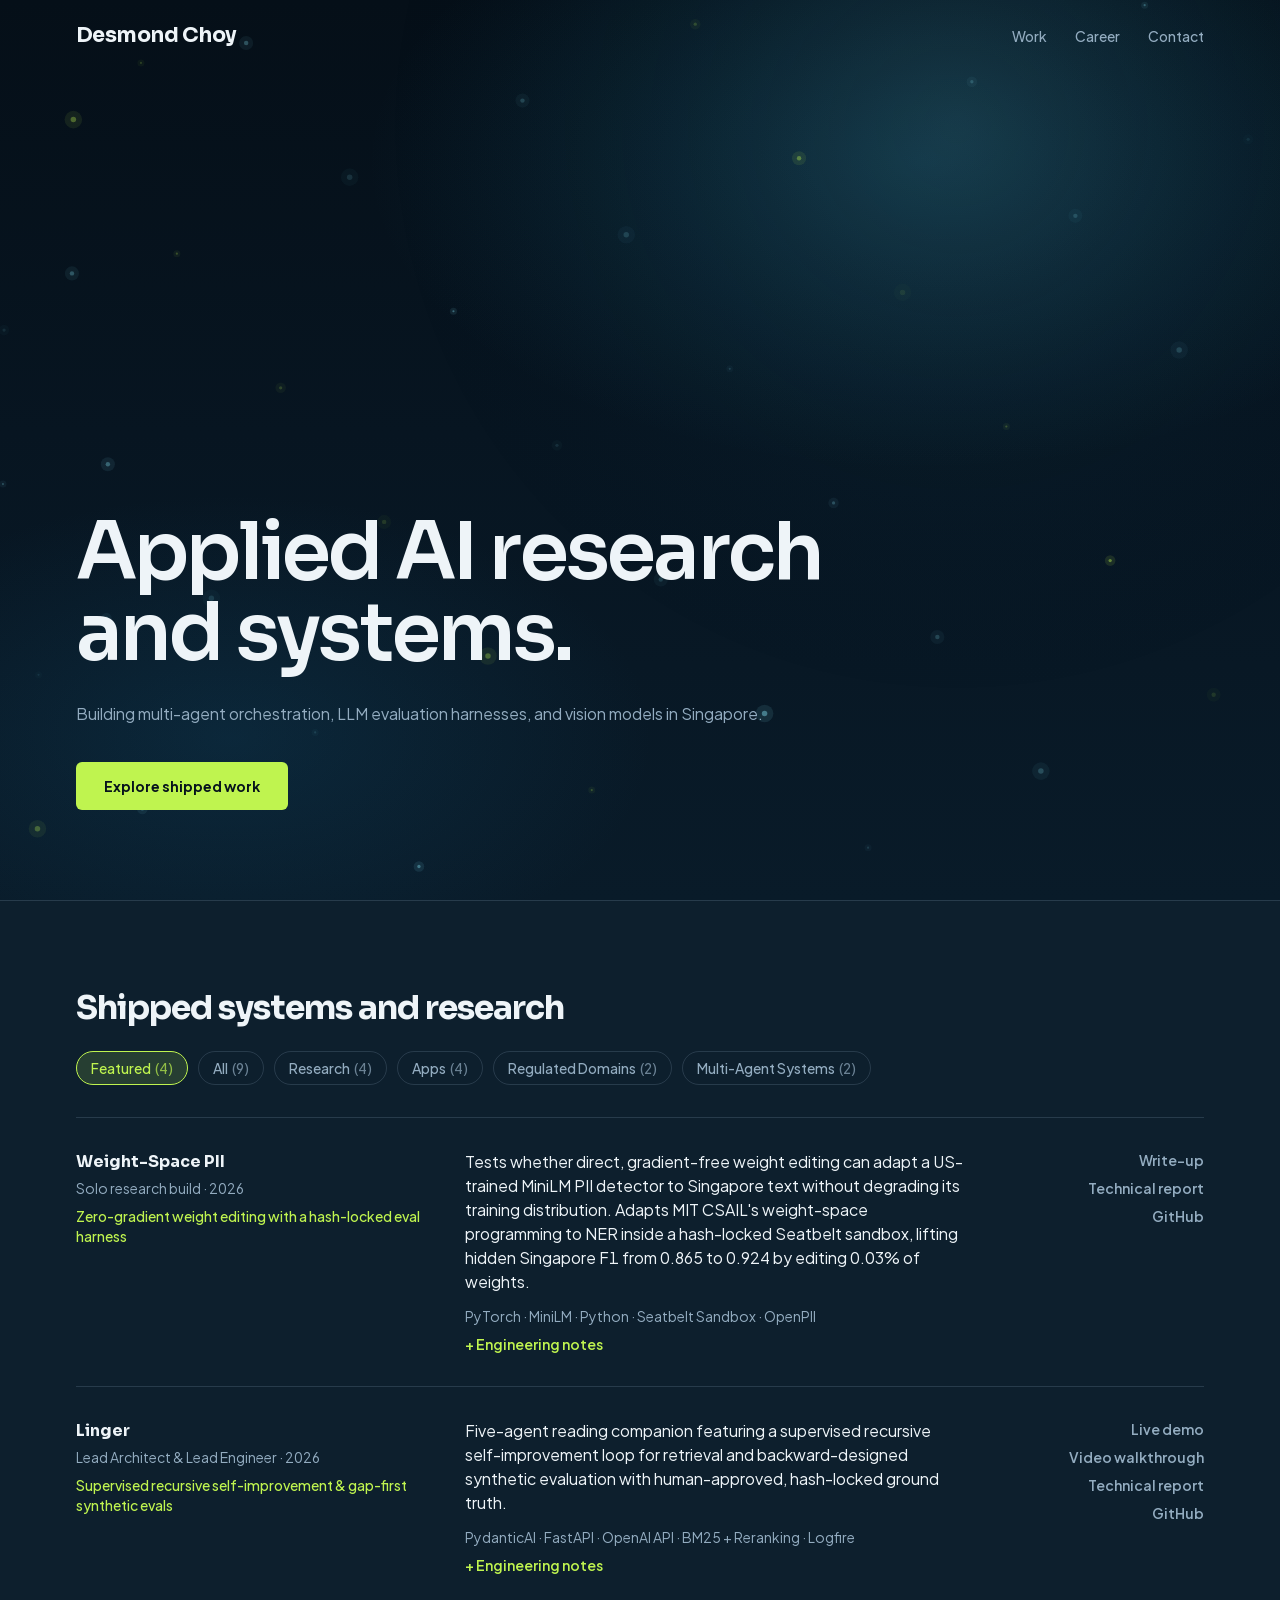
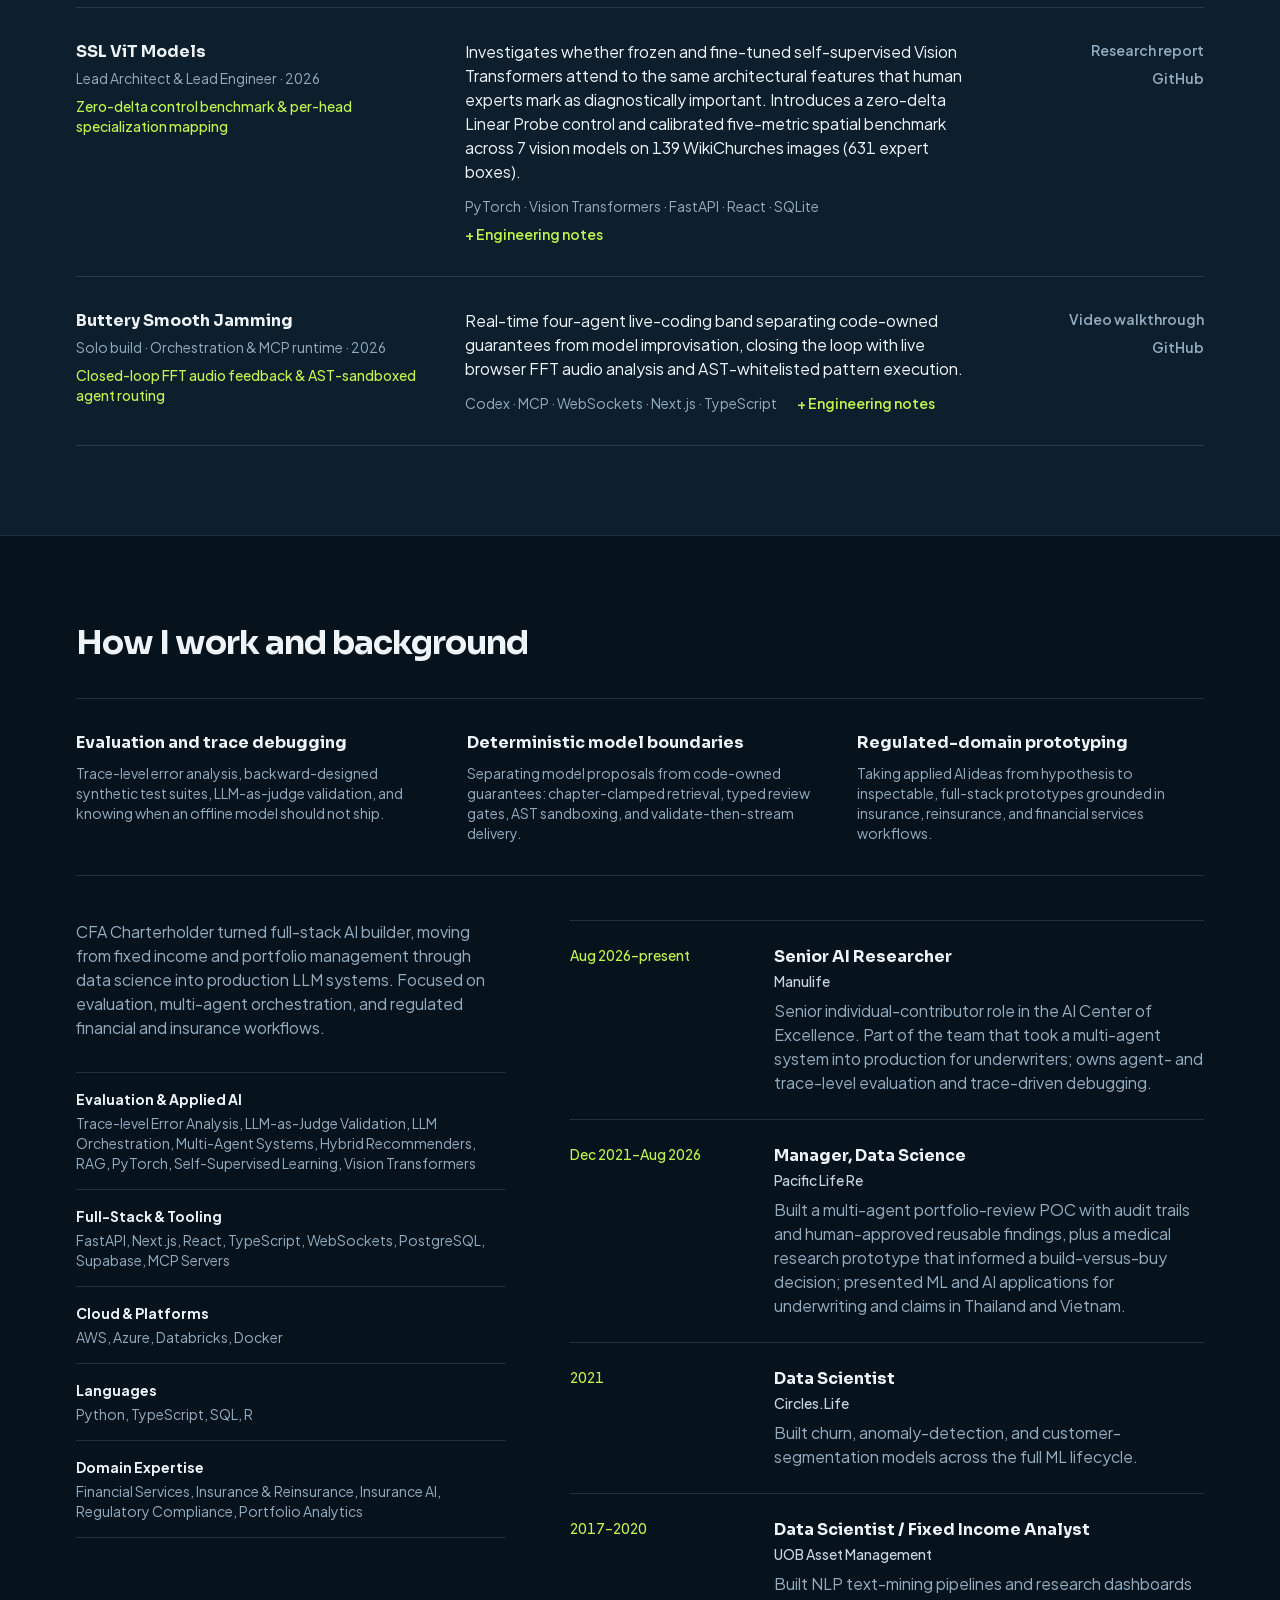
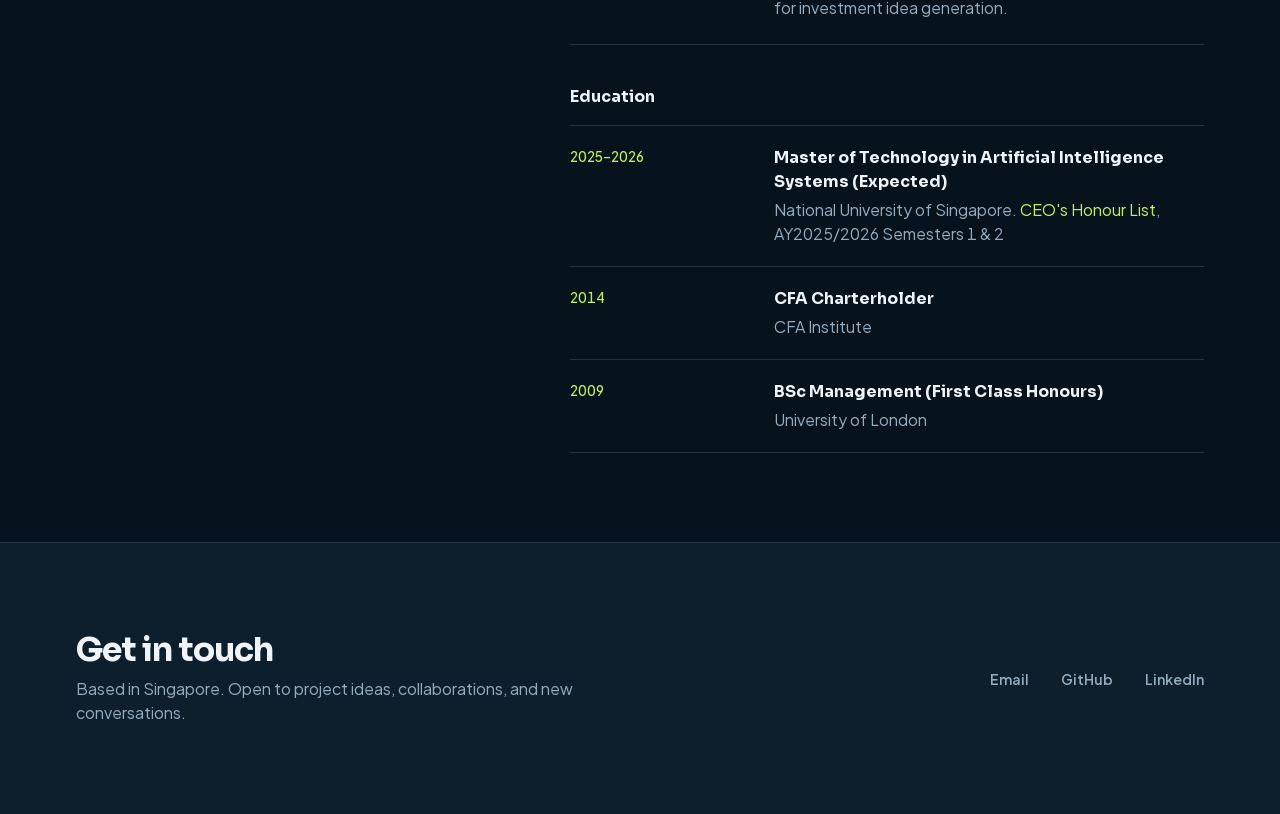
<file: index.html>
<!DOCTYPE html><html lang="en" class="sora_8156dcfb-module__QvIaAa__variable plus_jakarta_sans_94f89c80-module__134sTG__variable"><head><meta charSet="utf-8"/><meta name="viewport" content="width=device-width, initial-scale=1"/><link rel="preload" href="/_next/static/media/6bd983bd58a87a3d-s.p.0h108oidc_0fm.woff2" as="font" crossorigin="" type="font/woff2"/><link rel="preload" href="/_next/static/media/fba5a26ea33df6a3-s.p.0eehd8tgys7nv.woff2" as="font" crossorigin="" type="font/woff2"/><link rel="stylesheet" href="/_next/static/chunks/0u08jcb5brcw7.css" data-precedence="next"/><link rel="preload" as="script" fetchPriority="low" href="/_next/static/chunks/00gq-v0e07i1q.js"/><script src="/_next/static/chunks/0wtesm2ne~5-y.js" async=""></script><script src="/_next/static/chunks/0mstyq17cbf8-.js" async=""></script><script src="/_next/static/chunks/turbopack-0b~.-wgj8q6c_.js" async=""></script><script src="/_next/static/chunks/01xlw8hd842-c.js" async=""></script><script src="/_next/static/chunks/0d3shmwh5_nmn.js" async=""></script><script src="/_next/static/chunks/13_a9z43sva3g.js" async=""></script><meta name="next-size-adjust" content=""/><title>Desmond Choy | Applied AI Research &amp; Systems</title><meta name="description" content="Building multi-agent orchestration, LLM evaluation harnesses, and vision models in Singapore."/><meta property="og:title" content="Desmond Choy | Applied AI Research &amp; Systems"/><meta property="og:description" content="Building multi-agent orchestration, LLM evaluation harnesses, and vision models in Singapore."/><meta property="og:url" content="https://desmondchoy.github.io/"/><meta property="og:image" content="https://desmondchoy.github.io/og/desmond-choy.png"/><meta property="og:image:width" content="1200"/><meta property="og:image:height" content="630"/><meta property="og:image:alt" content="Desmond Choy, Applied AI Research and Systems portfolio"/><meta property="og:type" content="website"/><meta name="twitter:card" content="summary_large_image"/><meta name="twitter:title" content="Desmond Choy | Applied AI Research &amp; Systems"/><meta name="twitter:description" content="Building multi-agent orchestration, LLM evaluation harnesses, and vision models in Singapore."/><meta name="twitter:image" content="https://desmondchoy.github.io/og/desmond-choy.png"/><link rel="icon" href="/favicon.ico?favicon.0x3dzn~oxb6tn.ico" sizes="256x256" type="image/x-icon"/><script src="/_next/static/chunks/03~yq9q893hmn.js" noModule=""></script></head><body class="font-body tabular-nums leading-relaxed antialiased"><div hidden=""><!--$--><!--/$--></div><header class="fixed inset-x-0 top-0 z-50 border-b transition-[background-color,border-color] duration-200 ease-out border-transparent bg-transparent"><div class="mx-auto flex h-[4.5rem] max-w-[76rem] items-center justify-between gap-4 px-5 sm:px-8 lg:px-11"><a class="whitespace-nowrap font-display text-[1.15rem] font-bold tracking-[-0.025em] text-primary sm:text-[1.3rem]" href="#top">Desmond Choy</a><nav aria-label="Primary" class="flex items-center gap-4 whitespace-nowrap text-sm font-medium sm:gap-7"><a href="#projects" class="transition-colors duration-150 ease-out hover:text-accent text-muted">Work</a><a href="#about" class="transition-colors duration-150 ease-out hover:text-accent text-muted">Career</a><a href="#contact" class="transition-colors duration-150 ease-out hover:text-accent text-muted">Contact</a></nav></div></header><main><section id="top" class="relative flex min-h-screen min-h-[100dvh] cursor-crosshair items-end overflow-hidden pb-[clamp(4rem,10vh,7.5rem)] pt-28" style="background:radial-gradient(ellipse 70% 55% at 72% 18%, rgba(42, 148, 184, 0.2), transparent 62%), radial-gradient(ellipse 55% 45% at 18% 82%, rgba(22, 92, 130, 0.22), transparent 60%), linear-gradient(180deg, #050f18 0%, #071521 48%, #091b29 100%)"><canvas aria-hidden="true" class="pointer-events-none absolute inset-0 h-full w-full"></canvas><div class="relative z-10 mx-auto w-full max-w-[76rem] cursor-default px-5 sm:px-8 lg:px-11"><div class="max-w-[56rem]"><h1 class="font-display font-semibold tracking-[-0.035em] text-primary" style="font-size:clamp(2.4rem, 6.2vw, 5.25rem);line-height:1.02">Applied AI research and systems.</h1><p class="mt-7 text-base text-muted">Building multi-agent orchestration, LLM evaluation harnesses, and vision models in Singapore.</p><a href="#projects" class="mt-9 inline-flex items-center rounded-md bg-accent px-7 py-3.5 text-sm font-bold text-[#07131c] transition-[transform,opacity] duration-200 ease-out hover:-translate-y-0.5 hover:opacity-90">Explore shipped work</a></div></div></section><section id="projects" class="border-t border-rule bg-surface py-[clamp(4.25rem,7vw,6.5rem)]"><div class="mx-auto max-w-[76rem] px-5 sm:px-8 lg:px-11"><div class="mb-8 flex flex-col items-start gap-6"><h2 class="font-display font-bold tracking-[-0.03em] text-primary" style="font-size:clamp(1.75rem, 2.6vw, 2.5rem);line-height:1.08">Shipped systems and research</h2><div role="group" aria-label="Filter projects" class="flex w-full flex-wrap gap-2 sm:gap-2.5"><button type="button" aria-pressed="true" class="cursor-pointer rounded-full border border-rule bg-transparent px-3.5 py-1.5 text-sm font-medium text-muted transition-colors duration-150 ease-out hover:border-rule-hover hover:text-primary aria-pressed:border-accent aria-pressed:bg-accent-dim aria-pressed:text-accent">Featured<span class="ml-1 opacity-70">(<!-- -->4<!-- -->)</span></button><button type="button" aria-pressed="false" class="cursor-pointer rounded-full border border-rule bg-transparent px-3.5 py-1.5 text-sm font-medium text-muted transition-colors duration-150 ease-out hover:border-rule-hover hover:text-primary aria-pressed:border-accent aria-pressed:bg-accent-dim aria-pressed:text-accent">All<span class="ml-1 opacity-70">(<!-- -->9<!-- -->)</span></button><button type="button" aria-pressed="false" class="cursor-pointer rounded-full border border-rule bg-transparent px-3.5 py-1.5 text-sm font-medium text-muted transition-colors duration-150 ease-out hover:border-rule-hover hover:text-primary aria-pressed:border-accent aria-pressed:bg-accent-dim aria-pressed:text-accent">Research<span class="ml-1 opacity-70">(<!-- -->4<!-- -->)</span></button><button type="button" aria-pressed="false" class="cursor-pointer rounded-full border border-rule bg-transparent px-3.5 py-1.5 text-sm font-medium text-muted transition-colors duration-150 ease-out hover:border-rule-hover hover:text-primary aria-pressed:border-accent aria-pressed:bg-accent-dim aria-pressed:text-accent">Apps<span class="ml-1 opacity-70">(<!-- -->4<!-- -->)</span></button><button type="button" aria-pressed="false" class="cursor-pointer rounded-full border border-rule bg-transparent px-3.5 py-1.5 text-sm font-medium text-muted transition-colors duration-150 ease-out hover:border-rule-hover hover:text-primary aria-pressed:border-accent aria-pressed:bg-accent-dim aria-pressed:text-accent">Regulated Domains<span class="ml-1 opacity-70">(<!-- -->2<!-- -->)</span></button><button type="button" aria-pressed="false" class="cursor-pointer rounded-full border border-rule bg-transparent px-3.5 py-1.5 text-sm font-medium text-muted transition-colors duration-150 ease-out hover:border-rule-hover hover:text-primary aria-pressed:border-accent aria-pressed:bg-accent-dim aria-pressed:text-accent">Multi-Agent Systems<span class="ml-1 opacity-70">(<!-- -->2<!-- -->)</span></button></div></div><div id="projects-panel" class="border-t border-rule"><article class="grid grid-cols-1 items-start gap-x-10 gap-y-5 border-b border-rule py-8 lg:grid-cols-[1.15fr_1.65fr_0.65fr]"><div class="min-w-0"><h3 class="font-display text-base font-bold text-primary">Weight-Space PII</h3><p class="mt-1 text-sm text-muted">Solo research build<!-- --> · <!-- -->2026</p><p class="mt-2 text-sm font-medium text-accent">Zero-gradient weight editing with a hash-locked eval harness</p></div><div class="min-w-0"><p class="max-w-[60ch] text-base text-primary">Tests whether direct, gradient-free weight editing can adapt a US-trained MiniLM PII detector to Singapore text without degrading its training distribution. Adapts MIT CSAIL&#x27;s weight-space programming to NER inside a hash-locked Seatbelt sandbox, lifting hidden Singapore F1 from 0.865 to 0.924 by editing 0.03% of weights.</p><div class="mt-3 flex flex-wrap items-center gap-x-5 gap-y-2 text-sm"><p class="text-muted">PyTorch · MiniLM · Python · Seatbelt Sandbox · OpenPII</p><button type="button" aria-expanded="false" aria-controls="notes-weight-space-pii" class="cursor-pointer whitespace-nowrap font-semibold text-accent transition-opacity duration-150 ease-out hover:underline hover:opacity-85">+ Engineering notes</button></div></div><div class="flex min-w-0 flex-row flex-wrap items-center gap-5 text-sm font-semibold lg:flex-col lg:items-end lg:gap-2"><a href="https://lnkd.in/p/guAyuQZA" target="_blank" rel="noopener noreferrer" class="text-muted transition-colors duration-150 ease-out hover:text-accent">Write-up</a><a href="https://github.com/DesmondChoy/weight-space-pii/blob/main/docs/m7_report.md" target="_blank" rel="noopener noreferrer" class="text-muted transition-colors duration-150 ease-out hover:text-accent">Technical report</a><a href="https://github.com/DesmondChoy/weight-space-pii" target="_blank" rel="noopener noreferrer" class="text-muted transition-colors duration-150 ease-out hover:text-accent">GitHub</a></div></article><article class="grid grid-cols-1 items-start gap-x-10 gap-y-5 border-b border-rule py-8 lg:grid-cols-[1.15fr_1.65fr_0.65fr]"><div class="min-w-0"><h3 class="font-display text-base font-bold text-primary">Linger</h3><p class="mt-1 text-sm text-muted">Lead Architect &amp; Lead Engineer<!-- --> · <!-- -->2026</p><p class="mt-2 text-sm font-medium text-accent">Supervised recursive self-improvement &amp; gap-first synthetic evals</p></div><div class="min-w-0"><p class="max-w-[60ch] text-base text-primary">Five-agent reading companion featuring a supervised recursive self-improvement loop for retrieval and backward-designed synthetic evaluation with human-approved, hash-locked ground truth.</p><div class="mt-3 flex flex-wrap items-center gap-x-5 gap-y-2 text-sm"><p class="text-muted">PydanticAI · FastAPI · OpenAI API · BM25 + Reranking · Logfire</p><button type="button" aria-expanded="false" aria-controls="notes-linger" class="cursor-pointer whitespace-nowrap font-semibold text-accent transition-opacity duration-150 ease-out hover:underline hover:opacity-85">+ Engineering notes</button></div></div><div class="flex min-w-0 flex-row flex-wrap items-center gap-5 text-sm font-semibold lg:flex-col lg:items-end lg:gap-2"><a href="https://linger-production-b81b.up.railway.app" target="_blank" rel="noopener noreferrer" class="text-muted transition-colors duration-150 ease-out hover:text-accent">Live demo</a><a href="https://drive.google.com/file/d/1guyjf77FbzLK-w6yqCiV4aNygDIpMSiH/view" target="_blank" rel="noopener noreferrer" class="text-muted transition-colors duration-150 ease-out hover:text-accent">Video walkthrough</a><a href="/reports/linger-group-report.pdf" target="_blank" rel="noopener noreferrer" class="text-muted transition-colors duration-150 ease-out hover:text-accent">Technical report</a><a href="https://github.com/DesmondChoy/linger" target="_blank" rel="noopener noreferrer" class="text-muted transition-colors duration-150 ease-out hover:text-accent">GitHub</a></div></article><article class="grid grid-cols-1 items-start gap-x-10 gap-y-5 border-b border-rule py-8 lg:grid-cols-[1.15fr_1.65fr_0.65fr]"><div class="min-w-0"><h3 class="font-display text-base font-bold text-primary">SSL ViT Models</h3><p class="mt-1 text-sm text-muted">Lead Architect &amp; Lead Engineer<!-- --> · <!-- -->2026</p><p class="mt-2 text-sm font-medium text-accent">Zero-delta control benchmark &amp; per-head specialization mapping</p></div><div class="min-w-0"><p class="max-w-[60ch] text-base text-primary">Investigates whether frozen and fine-tuned self-supervised Vision Transformers attend to the same architectural features that human experts mark as diagnostically important. Introduces a zero-delta Linear Probe control and calibrated five-metric spatial benchmark across 7 vision models on 139 WikiChurches images (631 expert boxes).</p><div class="mt-3 flex flex-wrap items-center gap-x-5 gap-y-2 text-sm"><p class="text-muted">PyTorch · Vision Transformers · FastAPI · React · SQLite</p><button type="button" aria-expanded="false" aria-controls="notes-ssl-wikichurches" class="cursor-pointer whitespace-nowrap font-semibold text-accent transition-opacity duration-150 ease-out hover:underline hover:opacity-85">+ Engineering notes</button></div></div><div class="flex min-w-0 flex-row flex-wrap items-center gap-5 text-sm font-semibold lg:flex-col lg:items-end lg:gap-2"><a class="text-muted transition-colors duration-150 ease-out hover:text-accent" href="/projects/ssl-vit-models/">Research report</a><a href="https://github.com/DesmondChoy/ssl_wikichurches" target="_blank" rel="noopener noreferrer" class="text-muted transition-colors duration-150 ease-out hover:text-accent">GitHub</a></div></article><article class="grid grid-cols-1 items-start gap-x-10 gap-y-5 border-b border-rule py-8 lg:grid-cols-[1.15fr_1.65fr_0.65fr]"><div class="min-w-0"><h3 class="font-display text-base font-bold text-primary">Buttery Smooth Jamming</h3><p class="mt-1 text-sm text-muted">Solo build · Orchestration &amp; MCP runtime<!-- --> · <!-- -->2026</p><p class="mt-2 text-sm font-medium text-accent">Closed-loop FFT audio feedback &amp; AST-sandboxed agent routing</p></div><div class="min-w-0"><p class="max-w-[60ch] text-base text-primary">Real-time four-agent live-coding band separating code-owned guarantees from model improvisation, closing the loop with live browser FFT audio analysis and AST-whitelisted pattern execution.</p><div class="mt-3 flex flex-wrap items-center gap-x-5 gap-y-2 text-sm"><p class="text-muted">Codex · MCP · WebSockets · Next.js · TypeScript</p><button type="button" aria-expanded="false" aria-controls="notes-buttery-smooth-jamming" class="cursor-pointer whitespace-nowrap font-semibold text-accent transition-opacity duration-150 ease-out hover:underline hover:opacity-85">+ Engineering notes</button></div></div><div class="flex min-w-0 flex-row flex-wrap items-center gap-5 text-sm font-semibold lg:flex-col lg:items-end lg:gap-2"><a href="https://www.linkedin.com/feed/update/urn:li:activity:7433764408931205120/" target="_blank" rel="noopener noreferrer" class="text-muted transition-colors duration-150 ease-out hover:text-accent">Video walkthrough</a><a href="https://github.com/DesmondChoy/buttery_smooth_jamming" target="_blank" rel="noopener noreferrer" class="text-muted transition-colors duration-150 ease-out hover:text-accent">GitHub</a></div></article></div></div></section><section id="about" class="border-t border-rule bg-ground py-[clamp(4.25rem,7vw,6.5rem)]"><div class="mx-auto max-w-[76rem] px-5 sm:px-8 lg:px-11"><div class="mb-9"><h2 class="font-display font-bold tracking-[-0.03em] text-primary" style="font-size:clamp(1.75rem, 2.6vw, 2.5rem);line-height:1.08">How I work and background</h2></div><div class="mb-11 grid grid-cols-1 gap-x-11 gap-y-8 border-y border-rule py-8 lg:grid-cols-3"><div class="min-w-0"><h3 class="font-display text-base font-bold text-primary">Evaluation and trace debugging</h3><p class="mt-2 max-w-[38ch] text-sm text-muted">Trace-level error analysis, backward-designed synthetic test suites, LLM-as-judge validation, and knowing when an offline model should not ship.</p></div><div class="min-w-0"><h3 class="font-display text-base font-bold text-primary">Deterministic model boundaries</h3><p class="mt-2 max-w-[38ch] text-sm text-muted">Separating model proposals from code-owned guarantees: chapter-clamped retrieval, typed review gates, AST sandboxing, and validate-then-stream delivery.</p></div><div class="min-w-0"><h3 class="font-display text-base font-bold text-primary">Regulated-domain prototyping</h3><p class="mt-2 max-w-[38ch] text-sm text-muted">Taking applied AI ideas from hypothesis to inspectable, full-stack prototypes grounded in insurance, reinsurance, and financial services workflows.</p></div></div><div class="grid grid-cols-1 items-start gap-x-16 gap-y-12 lg:grid-cols-[0.95fr_1.4fr]"><div class="min-w-0"><p class="max-w-[52ch] text-base text-muted">CFA Charterholder turned full-stack AI builder, moving from fixed income and portfolio management through data science into production LLM systems. Focused on evaluation, multi-agent orchestration, and regulated financial and insurance workflows.</p><div class="mt-8 border-t border-rule"><div class="border-b border-rule py-4"><h3 class="text-sm font-bold text-primary">Evaluation &amp; Applied AI</h3><p class="mt-1 text-sm text-muted">Trace-level Error Analysis, LLM-as-Judge Validation, LLM Orchestration, Multi-Agent Systems, Hybrid Recommenders, RAG, PyTorch, Self-Supervised Learning, Vision Transformers</p></div><div class="border-b border-rule py-4"><h3 class="text-sm font-bold text-primary">Full-Stack &amp; Tooling</h3><p class="mt-1 text-sm text-muted">FastAPI, Next.js, React, TypeScript, WebSockets, PostgreSQL, Supabase, MCP Servers</p></div><div class="border-b border-rule py-4"><h3 class="text-sm font-bold text-primary">Cloud &amp; Platforms</h3><p class="mt-1 text-sm text-muted">AWS, Azure, Databricks, Docker</p></div><div class="border-b border-rule py-4"><h3 class="text-sm font-bold text-primary">Languages</h3><p class="mt-1 text-sm text-muted">Python, TypeScript, SQL, R</p></div><div class="border-b border-rule py-4"><h3 class="text-sm font-bold text-primary">Domain Expertise</h3><p class="mt-1 text-sm text-muted">Financial Services, Insurance &amp; Reinsurance, Insurance AI, Regulatory Compliance, Portfolio Analytics</p></div></div></div><div class="min-w-0"><div><div class="grid grid-cols-1 gap-x-7 gap-y-2 border-b border-rule py-6 sm:grid-cols-[11rem_1fr] border-t"><div class="text-sm font-medium text-accent">Aug 2026–present</div><div class="min-w-0"><h3 class="font-display text-base font-bold text-primary">Senior AI Researcher</h3><p class="mt-0.5 text-sm font-medium text-secondary">Manulife</p><p class="mt-2 max-w-[56ch] text-base text-muted">Senior individual-contributor role in the AI Center of Excellence. Part of the team that took a multi-agent system into production for underwriters; owns agent- and trace-level evaluation and trace-driven debugging.</p></div></div><div class="grid grid-cols-1 gap-x-7 gap-y-2 border-b border-rule py-6 sm:grid-cols-[11rem_1fr] "><div class="text-sm font-medium text-accent">Dec 2021–Aug 2026</div><div class="min-w-0"><h3 class="font-display text-base font-bold text-primary">Manager, Data Science</h3><p class="mt-0.5 text-sm font-medium text-secondary">Pacific Life Re</p><p class="mt-2 max-w-[56ch] text-base text-muted">Built a multi-agent portfolio-review POC with audit trails and human-approved reusable findings, plus a medical research prototype that informed a build-versus-buy decision; presented ML and AI applications for underwriting and claims in Thailand and Vietnam.</p></div></div><div class="grid grid-cols-1 gap-x-7 gap-y-2 border-b border-rule py-6 sm:grid-cols-[11rem_1fr] "><div class="text-sm font-medium text-accent">2021</div><div class="min-w-0"><h3 class="font-display text-base font-bold text-primary">Data Scientist</h3><p class="mt-0.5 text-sm font-medium text-secondary">Circles.Life</p><p class="mt-2 max-w-[56ch] text-base text-muted">Built churn, anomaly-detection, and customer-segmentation models across the full ML lifecycle.</p></div></div><div class="grid grid-cols-1 gap-x-7 gap-y-2 border-b border-rule py-6 sm:grid-cols-[11rem_1fr] "><div class="text-sm font-medium text-accent">2017–2020</div><div class="min-w-0"><h3 class="font-display text-base font-bold text-primary">Data Scientist / Fixed Income Analyst</h3><p class="mt-0.5 text-sm font-medium text-secondary">UOB Asset Management</p><p class="mt-2 max-w-[56ch] text-base text-muted">Built NLP text-mining pipelines and research dashboards for investment idea generation.</p></div></div></div><div class="mt-10"><h3 class="mb-4 font-display text-base font-bold text-primary">Education</h3><div class="grid grid-cols-1 gap-x-7 gap-y-2 border-b border-rule py-5 sm:grid-cols-[11rem_1fr] border-t"><div class="text-sm font-medium text-accent">2025–2026</div><div class="min-w-0"><h4 class="font-display text-base font-bold text-primary">Master of Technology in Artificial Intelligence Systems<!-- --> (Expected)</h4><p class="mt-1 text-base text-muted">National University of Singapore<!-- -->.<!-- --> <a href="https://www.iss.nus.edu.sg/graduate-programmes/director&#x27;s-honour-list" target="_blank" rel="noopener noreferrer" class="text-accent transition-opacity duration-150 ease-out hover:underline hover:opacity-85">CEO&#x27;s Honour List</a>, AY2025/2026 Semesters 1 &amp; 2</p></div></div><div class="grid grid-cols-1 gap-x-7 gap-y-2 border-b border-rule py-5 sm:grid-cols-[11rem_1fr] "><div class="text-sm font-medium text-accent">2014</div><div class="min-w-0"><h4 class="font-display text-base font-bold text-primary">CFA Charterholder</h4><p class="mt-1 text-base text-muted">CFA Institute</p></div></div><div class="grid grid-cols-1 gap-x-7 gap-y-2 border-b border-rule py-5 sm:grid-cols-[11rem_1fr] "><div class="text-sm font-medium text-accent">2009</div><div class="min-w-0"><h4 class="font-display text-base font-bold text-primary">BSc Management (First Class Honours)</h4><p class="mt-1 text-base text-muted">University of London</p></div></div></div></div></div></div></section></main><footer id="contact" class="border-t border-rule bg-surface py-[clamp(4.25rem,7vw,6rem)]"><div class="mx-auto flex max-w-[76rem] flex-wrap items-center justify-between gap-8 px-5 sm:px-8 lg:px-11"><div><h2 class="font-display font-bold tracking-[-0.03em] text-primary" style="font-size:clamp(1.75rem, 2.6vw, 2.5rem);line-height:1.08">Get in touch</h2><p class="mt-2 max-w-[48ch] text-base text-muted">Based in <!-- -->Singapore<!-- -->. Open to project ideas, collaborations, and new conversations.</p></div><div class="flex flex-wrap gap-8 text-sm font-semibold text-muted"><a href="mailto:Choy.desmond@gmail.com" class="transition-colors duration-150 ease-out hover:text-accent">Email</a><a href="https://github.com/DesmondChoy" target="_blank" rel="noopener noreferrer" class="transition-colors duration-150 ease-out hover:text-accent">GitHub</a><a href="https://linkedin.com/in/choydesmond" target="_blank" rel="noopener noreferrer" class="transition-colors duration-150 ease-out hover:text-accent">LinkedIn</a></div></div></footer><!--$--><!--/$--><script src="/_next/static/chunks/00gq-v0e07i1q.js" id="_R_" async=""></script><script>(self.__next_f=self.__next_f||[]).push([0])</script><script>self.__next_f.push([1,"1:\"$Sreact.fragment\"\n2:I[39756,[\"/_next/static/chunks/01xlw8hd842-c.js\",\"/_next/static/chunks/0d3shmwh5_nmn.js\"],\"default\"]\n3:I[37457,[\"/_next/static/chunks/01xlw8hd842-c.js\",\"/_next/static/chunks/0d3shmwh5_nmn.js\"],\"default\"]\n4:I[88589,[\"/_next/static/chunks/01xlw8hd842-c.js\",\"/_next/static/chunks/0d3shmwh5_nmn.js\",\"/_next/static/chunks/13_a9z43sva3g.js\"],\"Navigation\"]\n5:I[32177,[\"/_next/static/chunks/01xlw8hd842-c.js\",\"/_next/static/chunks/0d3shmwh5_nmn.js\",\"/_next/static/chunks/13_a9z43sva3g.js\"],\"Hero\"]\n6:I[48005,[\"/_next/static/chunks/01xlw8hd842-c.js\",\"/_next/static/chunks/0d3shmwh5_nmn.js\",\"/_next/static/chunks/13_a9z43sva3g.js\"],\"Projects\"]\nd:I[68027,[\"/_next/static/chunks/01xlw8hd842-c.js\",\"/_next/static/chunks/0d3shmwh5_nmn.js\"],\"default\",1]\n:HL[\"/_next/static/chunks/0u08jcb5brcw7.css\",\"style\"]\n:HL[\"/_next/static/media/6bd983bd58a87a3d-s.p.0h108oidc_0fm.woff2\",\"font\",{\"crossOrigin\":\"\",\"type\":\"font/woff2\"}]\n:HL[\"/_next/static/media/fba5a26ea33df6a3-s.p.0eehd8tgys7nv.woff2\",\"font\",{\"crossOrigin\":\"\",\"type\":\"font/woff2\"}]\n"])</script><script>self.__next_f.push([1,"0:{\"P\":null,\"c\":[\"\",\"\"],\"q\":\"\",\"i\":false,\"f\":[[[\"\",{\"children\":[\"__PAGE__\",{}]},\"$undefined\",\"$undefined\",16],[[\"$\",\"$1\",\"c\",{\"children\":[[[\"$\",\"link\",\"0\",{\"rel\":\"stylesheet\",\"href\":\"/_next/static/chunks/0u08jcb5brcw7.css\",\"precedence\":\"next\",\"crossOrigin\":\"$undefined\",\"nonce\":\"$undefined\"}],[\"$\",\"script\",\"script-0\",{\"src\":\"/_next/static/chunks/01xlw8hd842-c.js\",\"async\":true,\"nonce\":\"$undefined\"}],[\"$\",\"script\",\"script-1\",{\"src\":\"/_next/static/chunks/0d3shmwh5_nmn.js\",\"async\":true,\"nonce\":\"$undefined\"}]],[\"$\",\"html\",null,{\"lang\":\"en\",\"className\":\"sora_8156dcfb-module__QvIaAa__variable plus_jakarta_sans_94f89c80-module__134sTG__variable\",\"children\":[\"$\",\"body\",null,{\"className\":\"font-body tabular-nums leading-relaxed antialiased\",\"children\":[\"$\",\"$L2\",null,{\"parallelRouterKey\":\"children\",\"error\":\"$undefined\",\"errorStyles\":\"$undefined\",\"errorScripts\":\"$undefined\",\"template\":[\"$\",\"$L3\",null,{}],\"templateStyles\":\"$undefined\",\"templateScripts\":\"$undefined\",\"notFound\":[[[\"$\",\"title\",null,{\"children\":\"404: This page could not be found.\"}],[\"$\",\"div\",null,{\"style\":{\"fontFamily\":\"system-ui,\\\"Segoe UI\\\",Roboto,Helvetica,Arial,sans-serif,\\\"Apple Color Emoji\\\",\\\"Segoe UI Emoji\\\"\",\"height\":\"100vh\",\"textAlign\":\"center\",\"display\":\"flex\",\"flexDirection\":\"column\",\"alignItems\":\"center\",\"justifyContent\":\"center\"},\"children\":[\"$\",\"div\",null,{\"children\":[[\"$\",\"style\",null,{\"dangerouslySetInnerHTML\":{\"__html\":\"body{color:#000;background:#fff;margin:0}.next-error-h1{border-right:1px solid rgba(0,0,0,.3)}@media (prefers-color-scheme:dark){body{color:#fff;background:#000}.next-error-h1{border-right:1px solid rgba(255,255,255,.3)}}\"}}],[\"$\",\"h1\",null,{\"className\":\"next-error-h1\",\"style\":{\"display\":\"inline-block\",\"margin\":\"0 20px 0 0\",\"padding\":\"0 23px 0 0\",\"fontSize\":24,\"fontWeight\":500,\"verticalAlign\":\"top\",\"lineHeight\":\"49px\"},\"children\":404}],[\"$\",\"div\",null,{\"style\":{\"display\":\"inline-block\"},\"children\":[\"$\",\"h2\",null,{\"style\":{\"fontSize\":14,\"fontWeight\":400,\"lineHeight\":\"49px\",\"margin\":0},\"children\":\"This page could not be found.\"}]}]]}]}]],[]],\"forbidden\":\"$undefined\",\"unauthorized\":\"$undefined\"}]}]}]]}],{\"children\":[[\"$\",\"$1\",\"c\",{\"children\":[[[\"$\",\"$L4\",null,{}],[\"$\",\"main\",null,{\"children\":[[\"$\",\"$L5\",null,{}],[\"$\",\"$L6\",null,{}],[\"$\",\"section\",null,{\"id\":\"about\",\"className\":\"border-t border-rule bg-ground py-[clamp(4.25rem,7vw,6.5rem)]\",\"children\":[\"$\",\"div\",null,{\"className\":\"mx-auto max-w-[76rem] px-5 sm:px-8 lg:px-11\",\"children\":[[\"$\",\"div\",null,{\"className\":\"mb-9\",\"children\":[\"$\",\"h2\",null,{\"className\":\"font-display font-bold tracking-[-0.03em] text-primary\",\"style\":{\"fontSize\":\"clamp(1.75rem, 2.6vw, 2.5rem)\",\"lineHeight\":1.08},\"children\":\"How I work and background\"}]}],[\"$\",\"div\",null,{\"className\":\"mb-11 grid grid-cols-1 gap-x-11 gap-y-8 border-y border-rule py-8 lg:grid-cols-3\",\"children\":[[\"$\",\"div\",\"Evaluation and trace debugging\",{\"className\":\"min-w-0\",\"children\":[[\"$\",\"h3\",null,{\"className\":\"font-display text-base font-bold text-primary\",\"children\":\"Evaluation and trace debugging\"}],[\"$\",\"p\",null,{\"className\":\"mt-2 max-w-[38ch] text-sm text-muted\",\"children\":\"Trace-level error analysis, backward-designed synthetic test suites, LLM-as-judge validation, and knowing when an offline model should not ship.\"}]]}],[\"$\",\"div\",\"Deterministic model boundaries\",{\"className\":\"min-w-0\",\"children\":[[\"$\",\"h3\",null,{\"className\":\"font-display text-base font-bold text-primary\",\"children\":\"Deterministic model boundaries\"}],[\"$\",\"p\",null,{\"className\":\"mt-2 max-w-[38ch] text-sm text-muted\",\"children\":\"Separating model proposals from code-owned guarantees: chapter-clamped retrieval, typed review gates, AST sandboxing, and validate-then-stream delivery.\"}]]}],[\"$\",\"div\",\"Regulated-domain prototyping\",{\"className\":\"min-w-0\",\"children\":[[\"$\",\"h3\",null,{\"className\":\"font-display text-base font-bold text-primary\",\"children\":\"Regulated-domain prototyping\"}],[\"$\",\"p\",null,{\"className\":\"mt-2 max-w-[38ch] text-sm text-muted\",\"children\":\"Taking applied AI ideas from hypothesis to inspectable, full-stack prototypes grounded in insurance, reinsurance, and financial services workflows.\"}]]}]]}],[\"$\",\"div\",null,{\"className\":\"grid grid-cols-1 items-start gap-x-16 gap-y-12 lg:grid-cols-[0.95fr_1.4fr]\",\"children\":[[\"$\",\"div\",null,{\"className\":\"min-w-0\",\"children\":[[\"$\",\"p\",null,{\"className\":\"max-w-[52ch] text-base text-muted\",\"children\":\"CFA Charterholder turned full-stack AI builder, moving from fixed income and portfolio management through data science into production LLM systems. Focused on evaluation, multi-agent orchestration, and regulated financial and insurance workflows.\"}],\"\",\"$L7\"]}],\"$L8\"]}]]}]}]]}],\"$L9\"],[\"$La\"],\"$Lb\"]}],{},null,false,null]},null,false,null],\"$Lc\",false]],\"m\":\"$undefined\",\"G\":[\"$d\",[\"$Le\"]],\"S\":true,\"h\":null,\"s\":\"$undefined\",\"l\":\"$undefined\",\"p\":\"$undefined\",\"d\":\"$undefined\",\"b\":\"z3Deot9QnlMkbuLtSxksE\"}\n"])</script><script>self.__next_f.push([1,"11:I[97367,[\"/_next/static/chunks/01xlw8hd842-c.js\",\"/_next/static/chunks/0d3shmwh5_nmn.js\"],\"OutletBoundary\"]\n12:\"$Sreact.suspense\"\n14:I[97367,[\"/_next/static/chunks/01xlw8hd842-c.js\",\"/_next/static/chunks/0d3shmwh5_nmn.js\"],\"ViewportBoundary\"]\n16:I[97367,[\"/_next/static/chunks/01xlw8hd842-c.js\",\"/_next/static/chunks/0d3shmwh5_nmn.js\"],\"MetadataBoundary\"]\n"])</script><script>self.__next_f.push([1,"7:[\"$\",\"div\",null,{\"className\":\"mt-8 border-t border-rule\",\"children\":[[\"$\",\"div\",\"Evaluation \u0026 Applied AI\",{\"className\":\"border-b border-rule py-4\",\"children\":[[\"$\",\"h3\",null,{\"className\":\"text-sm font-bold text-primary\",\"children\":\"Evaluation \u0026 Applied AI\"}],[\"$\",\"p\",null,{\"className\":\"mt-1 text-sm text-muted\",\"children\":\"Trace-level Error Analysis, LLM-as-Judge Validation, LLM Orchestration, Multi-Agent Systems, Hybrid Recommenders, RAG, PyTorch, Self-Supervised Learning, Vision Transformers\"}]]}],[\"$\",\"div\",\"Full-Stack \u0026 Tooling\",{\"className\":\"border-b border-rule py-4\",\"children\":[[\"$\",\"h3\",null,{\"className\":\"text-sm font-bold text-primary\",\"children\":\"Full-Stack \u0026 Tooling\"}],[\"$\",\"p\",null,{\"className\":\"mt-1 text-sm text-muted\",\"children\":\"FastAPI, Next.js, React, TypeScript, WebSockets, PostgreSQL, Supabase, MCP Servers\"}]]}],[\"$\",\"div\",\"Cloud \u0026 Platforms\",{\"className\":\"border-b border-rule py-4\",\"children\":[[\"$\",\"h3\",null,{\"className\":\"text-sm font-bold text-primary\",\"children\":\"Cloud \u0026 Platforms\"}],[\"$\",\"p\",null,{\"className\":\"mt-1 text-sm text-muted\",\"children\":\"AWS, Azure, Databricks, Docker\"}]]}],[\"$\",\"div\",\"Languages\",{\"className\":\"border-b border-rule py-4\",\"children\":[[\"$\",\"h3\",null,{\"className\":\"text-sm font-bold text-primary\",\"children\":\"Languages\"}],[\"$\",\"p\",null,{\"className\":\"mt-1 text-sm text-muted\",\"children\":\"Python, TypeScript, SQL, R\"}]]}],[\"$\",\"div\",\"Domain Expertise\",{\"className\":\"border-b border-rule py-4\",\"children\":[[\"$\",\"h3\",null,{\"className\":\"text-sm font-bold text-primary\",\"children\":\"Domain Expertise\"}],[\"$\",\"p\",null,{\"className\":\"mt-1 text-sm text-muted\",\"children\":\"Financial Services, Insurance \u0026 Reinsurance, Insurance AI, Regulatory Compliance, Portfolio Analytics\"}]]}]]}]\n"])</script><script>self.__next_f.push([1,"8:[\"$\",\"div\",null,{\"className\":\"min-w-0\",\"children\":[[\"$\",\"div\",null,{\"children\":[[\"$\",\"div\",\"Aug 2026–presentManulife\",{\"className\":\"grid grid-cols-1 gap-x-7 gap-y-2 border-b border-rule py-6 sm:grid-cols-[11rem_1fr] border-t\",\"children\":[[\"$\",\"div\",null,{\"className\":\"text-sm font-medium text-accent\",\"children\":\"Aug 2026–present\"}],[\"$\",\"div\",null,{\"className\":\"min-w-0\",\"children\":[[\"$\",\"h3\",null,{\"className\":\"font-display text-base font-bold text-primary\",\"children\":\"Senior AI Researcher\"}],[\"$\",\"p\",null,{\"className\":\"mt-0.5 text-sm font-medium text-secondary\",\"children\":\"Manulife\"}],[\"$\",\"p\",null,{\"className\":\"mt-2 max-w-[56ch] text-base text-muted\",\"children\":\"Senior individual-contributor role in the AI Center of Excellence. Part of the team that took a multi-agent system into production for underwriters; owns agent- and trace-level evaluation and trace-driven debugging.\"}]]}]]}],[\"$\",\"div\",\"Dec 2021–Aug 2026Pacific Life Re\",{\"className\":\"grid grid-cols-1 gap-x-7 gap-y-2 border-b border-rule py-6 sm:grid-cols-[11rem_1fr] \",\"children\":[[\"$\",\"div\",null,{\"className\":\"text-sm font-medium text-accent\",\"children\":\"Dec 2021–Aug 2026\"}],[\"$\",\"div\",null,{\"className\":\"min-w-0\",\"children\":[[\"$\",\"h3\",null,{\"className\":\"font-display text-base font-bold text-primary\",\"children\":\"Manager, Data Science\"}],[\"$\",\"p\",null,{\"className\":\"mt-0.5 text-sm font-medium text-secondary\",\"children\":\"Pacific Life Re\"}],[\"$\",\"p\",null,{\"className\":\"mt-2 max-w-[56ch] text-base text-muted\",\"children\":\"Built a multi-agent portfolio-review POC with audit trails and human-approved reusable findings, plus a medical research prototype that informed a build-versus-buy decision; presented ML and AI applications for underwriting and claims in Thailand and Vietnam.\"}]]}]]}],[\"$\",\"div\",\"2021Circles.Life\",{\"className\":\"grid grid-cols-1 gap-x-7 gap-y-2 border-b border-rule py-6 sm:grid-cols-[11rem_1fr] \",\"children\":[[\"$\",\"div\",null,{\"className\":\"text-sm font-medium text-accent\",\"children\":\"2021\"}],[\"$\",\"div\",null,{\"className\":\"min-w-0\",\"children\":[[\"$\",\"h3\",null,{\"className\":\"font-display text-base font-bold text-primary\",\"children\":\"Data Scientist\"}],[\"$\",\"p\",null,{\"className\":\"mt-0.5 text-sm font-medium text-secondary\",\"children\":\"Circles.Life\"}],[\"$\",\"p\",null,{\"className\":\"mt-2 max-w-[56ch] text-base text-muted\",\"children\":\"Built churn, anomaly-detection, and customer-segmentation models across the full ML lifecycle.\"}]]}]]}],[\"$\",\"div\",\"2017–2020UOB Asset Management\",{\"className\":\"grid grid-cols-1 gap-x-7 gap-y-2 border-b border-rule py-6 sm:grid-cols-[11rem_1fr] \",\"children\":[[\"$\",\"div\",null,{\"className\":\"text-sm font-medium text-accent\",\"children\":\"2017–2020\"}],[\"$\",\"div\",null,{\"className\":\"min-w-0\",\"children\":[[\"$\",\"h3\",null,{\"className\":\"font-display text-base font-bold text-primary\",\"children\":\"Data Scientist / Fixed Income Analyst\"}],[\"$\",\"p\",null,{\"className\":\"mt-0.5 text-sm font-medium text-secondary\",\"children\":\"UOB Asset Management\"}],[\"$\",\"p\",null,{\"className\":\"mt-2 max-w-[56ch] text-base text-muted\",\"children\":\"Built NLP text-mining pipelines and research dashboards for investment idea generation.\"}]]}]]}]]}],[\"$\",\"div\",null,{\"className\":\"mt-10\",\"children\":[[\"$\",\"h3\",null,{\"className\":\"mb-4 font-display text-base font-bold text-primary\",\"children\":\"Education\"}],[[\"$\",\"div\",\"Master of Technology in Artificial Intelligence Systems\",{\"className\":\"grid grid-cols-1 gap-x-7 gap-y-2 border-b border-rule py-5 sm:grid-cols-[11rem_1fr] border-t\",\"children\":[[\"$\",\"div\",null,{\"className\":\"text-sm font-medium text-accent\",\"children\":\"2025–2026\"}],[\"$\",\"div\",null,{\"className\":\"min-w-0\",\"children\":[[\"$\",\"h4\",null,{\"className\":\"font-display text-base font-bold text-primary\",\"children\":[\"Master of Technology in Artificial Intelligence Systems\",\" (Expected)\"]}],[\"$\",\"p\",null,{\"className\":\"mt-1 text-base text-muted\",\"children\":[\"National University of Singapore\",[\".\",\" \",[\"$\",\"a\",null,{\"href\":\"https://www.iss.nus.edu.sg/graduate-programmes/director's-honour-list\",\"target\":\"_blank\",\"rel\":\"noopener noreferrer\",\"className\":\"text-accent transition-opacity duration-150 ease-out hover:underline hover:opacity-85\",\"children\":\"CEO's Honour List\"}],\", AY2025/2026 Semesters 1 \u0026 2\"]]}]]}]]}],\"$Lf\",\"$L10\"]]}]]}]\n"])</script><script>self.__next_f.push([1,"9:[\"$\",\"footer\",null,{\"id\":\"contact\",\"className\":\"border-t border-rule bg-surface py-[clamp(4.25rem,7vw,6rem)]\",\"children\":[\"$\",\"div\",null,{\"className\":\"mx-auto flex max-w-[76rem] flex-wrap items-center justify-between gap-8 px-5 sm:px-8 lg:px-11\",\"children\":[[\"$\",\"div\",null,{\"children\":[[\"$\",\"h2\",null,{\"className\":\"font-display font-bold tracking-[-0.03em] text-primary\",\"style\":{\"fontSize\":\"clamp(1.75rem, 2.6vw, 2.5rem)\",\"lineHeight\":1.08},\"children\":\"Get in touch\"}],[\"$\",\"p\",null,{\"className\":\"mt-2 max-w-[48ch] text-base text-muted\",\"children\":[\"Based in \",\"Singapore\",\". Open to project ideas, collaborations, and new conversations.\"]}]]}],[\"$\",\"div\",null,{\"className\":\"flex flex-wrap gap-8 text-sm font-semibold text-muted\",\"children\":[[\"$\",\"a\",null,{\"href\":\"mailto:Choy.desmond@gmail.com\",\"className\":\"transition-colors duration-150 ease-out hover:text-accent\",\"children\":\"Email\"}],[\"$\",\"a\",null,{\"href\":\"https://github.com/DesmondChoy\",\"target\":\"_blank\",\"rel\":\"noopener noreferrer\",\"className\":\"transition-colors duration-150 ease-out hover:text-accent\",\"children\":\"GitHub\"}],[\"$\",\"a\",null,{\"href\":\"https://linkedin.com/in/choydesmond\",\"target\":\"_blank\",\"rel\":\"noopener noreferrer\",\"className\":\"transition-colors duration-150 ease-out hover:text-accent\",\"children\":\"LinkedIn\"}]]}]]}]}]\na:[\"$\",\"script\",\"script-0\",{\"src\":\"/_next/static/chunks/13_a9z43sva3g.js\",\"async\":true,\"nonce\":\"$undefined\"}]\nb:[\"$\",\"$L11\",null,{\"children\":[\"$\",\"$12\",null,{\"name\":\"Next.MetadataOutlet\",\"children\":\"$@13\"}]}]\nc:[\"$\",\"$1\",\"h\",{\"children\":[null,[\"$\",\"$L14\",null,{\"children\":\"$L15\"}],[\"$\",\"div\",null,{\"hidden\":true,\"children\":[\"$\",\"$L16\",null,{\"children\":[\"$\",\"$12\",null,{\"name\":\"Next.Metadata\",\"children\":\"$L17\"}]}]}],[\"$\",\"meta\",null,{\"name\":\"next-size-adjust\",\"content\":\"\"}]]}]\ne:[\"$\",\"link\",\"0\",{\"rel\":\"stylesheet\",\"href\":\"/_next/static/chunks/0u08jcb5brcw7.css\",\"precedence\":\"next\",\"crossOrigin\":\"$undefined\",\"nonce\":\"$undefined\"}]\n"])</script><script>self.__next_f.push([1,"f:[\"$\",\"div\",\"CFA Charterholder\",{\"className\":\"grid grid-cols-1 gap-x-7 gap-y-2 border-b border-rule py-5 sm:grid-cols-[11rem_1fr] \",\"children\":[[\"$\",\"div\",null,{\"className\":\"text-sm font-medium text-accent\",\"children\":\"2014\"}],[\"$\",\"div\",null,{\"className\":\"min-w-0\",\"children\":[[\"$\",\"h4\",null,{\"className\":\"font-display text-base font-bold text-primary\",\"children\":[\"CFA Charterholder\",\"\"]}],[\"$\",\"p\",null,{\"className\":\"mt-1 text-base text-muted\",\"children\":[\"CFA Institute\",null]}]]}]]}]\n10:[\"$\",\"div\",\"BSc Management (First Class Honours)\",{\"className\":\"grid grid-cols-1 gap-x-7 gap-y-2 border-b border-rule py-5 sm:grid-cols-[11rem_1fr] \",\"children\":[[\"$\",\"div\",null,{\"className\":\"text-sm font-medium text-accent\",\"children\":\"2009\"}],[\"$\",\"div\",null,{\"className\":\"min-w-0\",\"children\":[[\"$\",\"h4\",null,{\"className\":\"font-display text-base font-bold text-primary\",\"children\":[\"BSc Management (First Class Honours)\",\"\"]}],[\"$\",\"p\",null,{\"className\":\"mt-1 text-base text-muted\",\"children\":[\"University of London\",null]}]]}]]}]\n"])</script><script>self.__next_f.push([1,"15:[[\"$\",\"meta\",\"0\",{\"charSet\":\"utf-8\"}],[\"$\",\"meta\",\"1\",{\"name\":\"viewport\",\"content\":\"width=device-width, initial-scale=1\"}]]\n"])</script><script>self.__next_f.push([1,"18:I[27201,[\"/_next/static/chunks/01xlw8hd842-c.js\",\"/_next/static/chunks/0d3shmwh5_nmn.js\"],\"IconMark\"]\n13:null\n"])</script><script>self.__next_f.push([1,"17:[[\"$\",\"title\",\"0\",{\"children\":\"Desmond Choy | Applied AI Research \u0026 Systems\"}],[\"$\",\"meta\",\"1\",{\"name\":\"description\",\"content\":\"Building multi-agent orchestration, LLM evaluation harnesses, and vision models in Singapore.\"}],[\"$\",\"meta\",\"2\",{\"property\":\"og:title\",\"content\":\"Desmond Choy | Applied AI Research \u0026 Systems\"}],[\"$\",\"meta\",\"3\",{\"property\":\"og:description\",\"content\":\"Building multi-agent orchestration, LLM evaluation harnesses, and vision models in Singapore.\"}],[\"$\",\"meta\",\"4\",{\"property\":\"og:url\",\"content\":\"https://desmondchoy.github.io/\"}],[\"$\",\"meta\",\"5\",{\"property\":\"og:image\",\"content\":\"https://desmondchoy.github.io/og/desmond-choy.png\"}],[\"$\",\"meta\",\"6\",{\"property\":\"og:image:width\",\"content\":\"1200\"}],[\"$\",\"meta\",\"7\",{\"property\":\"og:image:height\",\"content\":\"630\"}],[\"$\",\"meta\",\"8\",{\"property\":\"og:image:alt\",\"content\":\"Desmond Choy, Applied AI Research and Systems portfolio\"}],[\"$\",\"meta\",\"9\",{\"property\":\"og:type\",\"content\":\"website\"}],[\"$\",\"meta\",\"10\",{\"name\":\"twitter:card\",\"content\":\"summary_large_image\"}],[\"$\",\"meta\",\"11\",{\"name\":\"twitter:title\",\"content\":\"Desmond Choy | Applied AI Research \u0026 Systems\"}],[\"$\",\"meta\",\"12\",{\"name\":\"twitter:description\",\"content\":\"Building multi-agent orchestration, LLM evaluation harnesses, and vision models in Singapore.\"}],[\"$\",\"meta\",\"13\",{\"name\":\"twitter:image\",\"content\":\"https://desmondchoy.github.io/og/desmond-choy.png\"}],[\"$\",\"link\",\"14\",{\"rel\":\"icon\",\"href\":\"/favicon.ico?favicon.0x3dzn~oxb6tn.ico\",\"sizes\":\"256x256\",\"type\":\"image/x-icon\"}],[\"$\",\"$L18\",\"15\",{}]]\n"])</script></body></html>
</file>
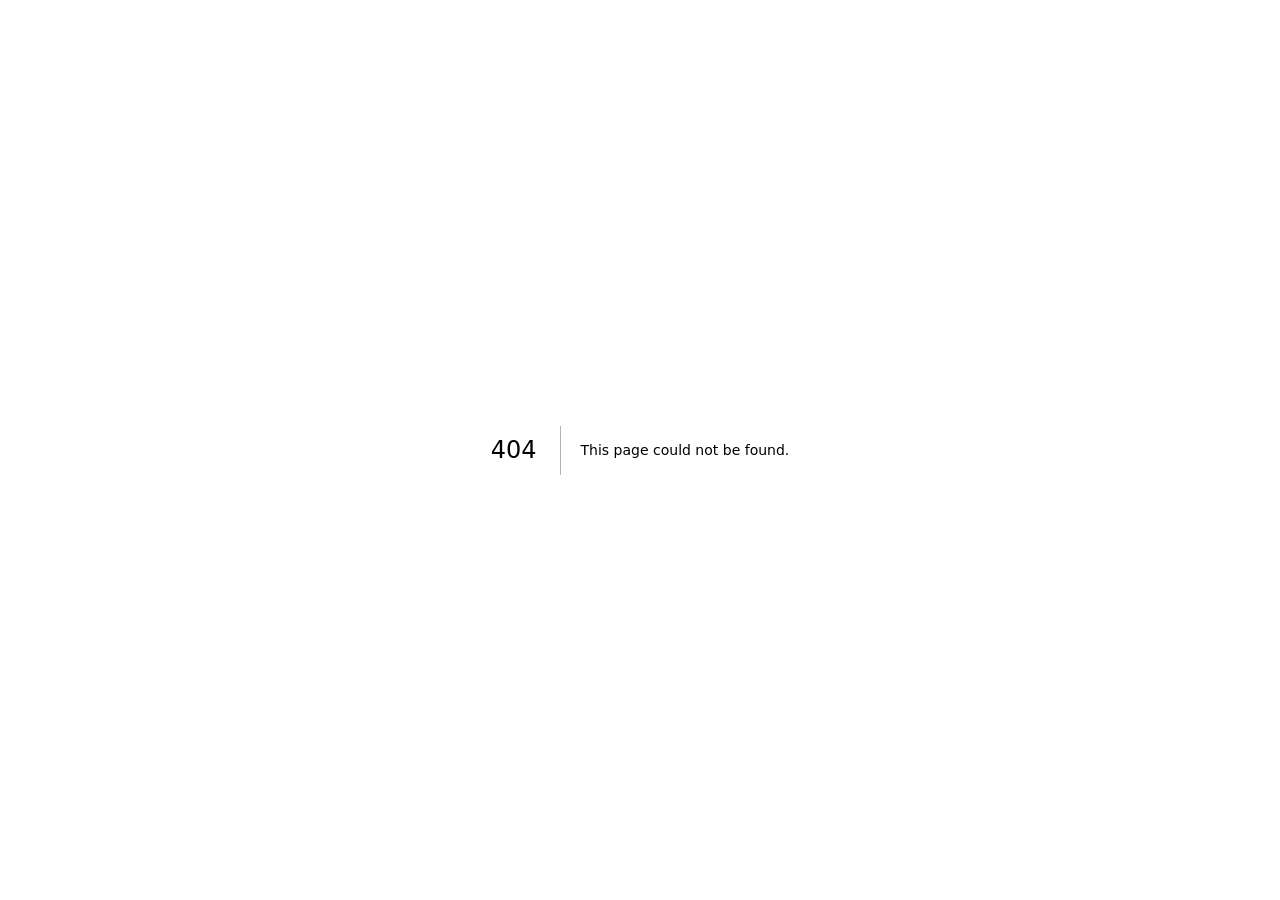
<file: 404/index.html>
<!DOCTYPE html><html lang="en" class="sora_8156dcfb-module__QvIaAa__variable plus_jakarta_sans_94f89c80-module__134sTG__variable"><head><meta charSet="utf-8"/><meta name="viewport" content="width=device-width, initial-scale=1"/><link rel="stylesheet" href="/_next/static/chunks/0u08jcb5brcw7.css" data-precedence="next"/><link rel="preload" as="script" fetchPriority="low" href="/_next/static/chunks/00gq-v0e07i1q.js"/><script src="/_next/static/chunks/0wtesm2ne~5-y.js" async=""></script><script src="/_next/static/chunks/0mstyq17cbf8-.js" async=""></script><script src="/_next/static/chunks/turbopack-0b~.-wgj8q6c_.js" async=""></script><script src="/_next/static/chunks/01xlw8hd842-c.js" async=""></script><script src="/_next/static/chunks/0d3shmwh5_nmn.js" async=""></script><meta name="robots" content="noindex"/><meta name="next-size-adjust" content=""/><title>404: This page could not be found.</title><title>Desmond Choy | Applied AI Research &amp; Systems</title><meta name="description" content="Building multi-agent orchestration, LLM evaluation harnesses, and vision models in Singapore."/><meta property="og:title" content="Desmond Choy | Applied AI Research &amp; Systems"/><meta property="og:description" content="Building multi-agent orchestration, LLM evaluation harnesses, and vision models in Singapore."/><meta property="og:url" content="https://desmondchoy.github.io/"/><meta property="og:image" content="https://desmondchoy.github.io/og/desmond-choy.png"/><meta property="og:image:width" content="1200"/><meta property="og:image:height" content="630"/><meta property="og:image:alt" content="Desmond Choy, Applied AI Research and Systems portfolio"/><meta property="og:type" content="website"/><meta name="twitter:card" content="summary_large_image"/><meta name="twitter:title" content="Desmond Choy | Applied AI Research &amp; Systems"/><meta name="twitter:description" content="Building multi-agent orchestration, LLM evaluation harnesses, and vision models in Singapore."/><meta name="twitter:image" content="https://desmondchoy.github.io/og/desmond-choy.png"/><link rel="icon" href="/favicon.ico?favicon.0x3dzn~oxb6tn.ico" sizes="256x256" type="image/x-icon"/><script src="/_next/static/chunks/03~yq9q893hmn.js" noModule=""></script></head><body class="font-body tabular-nums leading-relaxed antialiased"><div hidden=""><!--$--><!--/$--></div><div style="font-family:system-ui,&quot;Segoe UI&quot;,Roboto,Helvetica,Arial,sans-serif,&quot;Apple Color Emoji&quot;,&quot;Segoe UI Emoji&quot;;height:100vh;text-align:center;display:flex;flex-direction:column;align-items:center;justify-content:center"><div><style>body{color:#000;background:#fff;margin:0}.next-error-h1{border-right:1px solid rgba(0,0,0,.3)}@media (prefers-color-scheme:dark){body{color:#fff;background:#000}.next-error-h1{border-right:1px solid rgba(255,255,255,.3)}}</style><h1 class="next-error-h1" style="display:inline-block;margin:0 20px 0 0;padding:0 23px 0 0;font-size:24px;font-weight:500;vertical-align:top;line-height:49px">404</h1><div style="display:inline-block"><h2 style="font-size:14px;font-weight:400;line-height:49px;margin:0">This page could not be found.</h2></div></div></div><!--$--><!--/$--><script src="/_next/static/chunks/00gq-v0e07i1q.js" id="_R_" async=""></script><script>(self.__next_f=self.__next_f||[]).push([0])</script><script>self.__next_f.push([1,"1:\"$Sreact.fragment\"\n2:I[39756,[\"/_next/static/chunks/01xlw8hd842-c.js\",\"/_next/static/chunks/0d3shmwh5_nmn.js\"],\"default\"]\n3:I[37457,[\"/_next/static/chunks/01xlw8hd842-c.js\",\"/_next/static/chunks/0d3shmwh5_nmn.js\"],\"default\"]\n4:I[97367,[\"/_next/static/chunks/01xlw8hd842-c.js\",\"/_next/static/chunks/0d3shmwh5_nmn.js\"],\"OutletBoundary\"]\n5:\"$Sreact.suspense\"\n8:I[97367,[\"/_next/static/chunks/01xlw8hd842-c.js\",\"/_next/static/chunks/0d3shmwh5_nmn.js\"],\"ViewportBoundary\"]\na:I[97367,[\"/_next/static/chunks/01xlw8hd842-c.js\",\"/_next/static/chunks/0d3shmwh5_nmn.js\"],\"MetadataBoundary\"]\nc:I[68027,[\"/_next/static/chunks/01xlw8hd842-c.js\",\"/_next/static/chunks/0d3shmwh5_nmn.js\"],\"default\",1]\n:HL[\"/_next/static/chunks/0u08jcb5brcw7.css\",\"style\"]\n"])</script><script>self.__next_f.push([1,"0:{\"P\":null,\"c\":[\"\",\"_not-found\",\"\"],\"q\":\"\",\"i\":false,\"f\":[[[\"\",{\"children\":[\"/_not-found\",{\"children\":[\"__PAGE__\",{}]}]},\"$undefined\",\"$undefined\",16],[[\"$\",\"$1\",\"c\",{\"children\":[[[\"$\",\"link\",\"0\",{\"rel\":\"stylesheet\",\"href\":\"/_next/static/chunks/0u08jcb5brcw7.css\",\"precedence\":\"next\",\"crossOrigin\":\"$undefined\",\"nonce\":\"$undefined\"}],[\"$\",\"script\",\"script-0\",{\"src\":\"/_next/static/chunks/01xlw8hd842-c.js\",\"async\":true,\"nonce\":\"$undefined\"}],[\"$\",\"script\",\"script-1\",{\"src\":\"/_next/static/chunks/0d3shmwh5_nmn.js\",\"async\":true,\"nonce\":\"$undefined\"}]],[\"$\",\"html\",null,{\"lang\":\"en\",\"className\":\"sora_8156dcfb-module__QvIaAa__variable plus_jakarta_sans_94f89c80-module__134sTG__variable\",\"children\":[\"$\",\"body\",null,{\"className\":\"font-body tabular-nums leading-relaxed antialiased\",\"children\":[\"$\",\"$L2\",null,{\"parallelRouterKey\":\"children\",\"error\":\"$undefined\",\"errorStyles\":\"$undefined\",\"errorScripts\":\"$undefined\",\"template\":[\"$\",\"$L3\",null,{}],\"templateStyles\":\"$undefined\",\"templateScripts\":\"$undefined\",\"notFound\":[[[\"$\",\"title\",null,{\"children\":\"404: This page could not be found.\"}],[\"$\",\"div\",null,{\"style\":{\"fontFamily\":\"system-ui,\\\"Segoe UI\\\",Roboto,Helvetica,Arial,sans-serif,\\\"Apple Color Emoji\\\",\\\"Segoe UI Emoji\\\"\",\"height\":\"100vh\",\"textAlign\":\"center\",\"display\":\"flex\",\"flexDirection\":\"column\",\"alignItems\":\"center\",\"justifyContent\":\"center\"},\"children\":[\"$\",\"div\",null,{\"children\":[[\"$\",\"style\",null,{\"dangerouslySetInnerHTML\":{\"__html\":\"body{color:#000;background:#fff;margin:0}.next-error-h1{border-right:1px solid rgba(0,0,0,.3)}@media (prefers-color-scheme:dark){body{color:#fff;background:#000}.next-error-h1{border-right:1px solid rgba(255,255,255,.3)}}\"}}],[\"$\",\"h1\",null,{\"className\":\"next-error-h1\",\"style\":{\"display\":\"inline-block\",\"margin\":\"0 20px 0 0\",\"padding\":\"0 23px 0 0\",\"fontSize\":24,\"fontWeight\":500,\"verticalAlign\":\"top\",\"lineHeight\":\"49px\"},\"children\":404}],[\"$\",\"div\",null,{\"style\":{\"display\":\"inline-block\"},\"children\":[\"$\",\"h2\",null,{\"style\":{\"fontSize\":14,\"fontWeight\":400,\"lineHeight\":\"49px\",\"margin\":0},\"children\":\"This page could not be found.\"}]}]]}]}]],[]],\"forbidden\":\"$undefined\",\"unauthorized\":\"$undefined\"}]}]}]]}],{\"children\":[[\"$\",\"$1\",\"c\",{\"children\":[null,[\"$\",\"$L2\",null,{\"parallelRouterKey\":\"children\",\"error\":\"$undefined\",\"errorStyles\":\"$undefined\",\"errorScripts\":\"$undefined\",\"template\":[\"$\",\"$L3\",null,{}],\"templateStyles\":\"$undefined\",\"templateScripts\":\"$undefined\",\"notFound\":\"$undefined\",\"forbidden\":\"$undefined\",\"unauthorized\":\"$undefined\"}]]}],{\"children\":[[\"$\",\"$1\",\"c\",{\"children\":[[[\"$\",\"title\",null,{\"children\":\"404: This page could not be found.\"}],[\"$\",\"div\",null,{\"style\":\"$0:f:0:1:0:props:children:1:props:children:props:children:props:notFound:0:1:props:style\",\"children\":[\"$\",\"div\",null,{\"children\":[[\"$\",\"style\",null,{\"dangerouslySetInnerHTML\":{\"__html\":\"body{color:#000;background:#fff;margin:0}.next-error-h1{border-right:1px solid rgba(0,0,0,.3)}@media (prefers-color-scheme:dark){body{color:#fff;background:#000}.next-error-h1{border-right:1px solid rgba(255,255,255,.3)}}\"}}],[\"$\",\"h1\",null,{\"className\":\"next-error-h1\",\"style\":\"$0:f:0:1:0:props:children:1:props:children:props:children:props:notFound:0:1:props:children:props:children:1:props:style\",\"children\":404}],[\"$\",\"div\",null,{\"style\":\"$0:f:0:1:0:props:children:1:props:children:props:children:props:notFound:0:1:props:children:props:children:2:props:style\",\"children\":[\"$\",\"h2\",null,{\"style\":\"$0:f:0:1:0:props:children:1:props:children:props:children:props:notFound:0:1:props:children:props:children:2:props:children:props:style\",\"children\":\"This page could not be found.\"}]}]]}]}]],null,[\"$\",\"$L4\",null,{\"children\":[\"$\",\"$5\",null,{\"name\":\"Next.MetadataOutlet\",\"children\":\"$@6\"}]}]]}],{},null,false,null]},null,false,\"$@7\"]},null,false,null],[\"$\",\"$1\",\"h\",{\"children\":[[\"$\",\"meta\",null,{\"name\":\"robots\",\"content\":\"noindex\"}],[\"$\",\"$L8\",null,{\"children\":\"$L9\"}],[\"$\",\"div\",null,{\"hidden\":true,\"children\":[\"$\",\"$La\",null,{\"children\":[\"$\",\"$5\",null,{\"name\":\"Next.Metadata\",\"children\":\"$Lb\"}]}]}],[\"$\",\"meta\",null,{\"name\":\"next-size-adjust\",\"content\":\"\"}]]}],false]],\"m\":\"$undefined\",\"G\":[\"$c\",[[\"$\",\"link\",\"0\",{\"rel\":\"stylesheet\",\"href\":\"/_next/static/chunks/0u08jcb5brcw7.css\",\"precedence\":\"next\",\"crossOrigin\":\"$undefined\",\"nonce\":\"$undefined\"}]]],\"S\":true,\"h\":null,\"s\":\"$undefined\",\"l\":\"$undefined\",\"p\":\"$undefined\",\"d\":\"$undefined\",\"b\":\"z3Deot9QnlMkbuLtSxksE\"}\n"])</script><script>self.__next_f.push([1,"d:[]\n7:\"$Wd\"\n"])</script><script>self.__next_f.push([1,"9:[[\"$\",\"meta\",\"0\",{\"charSet\":\"utf-8\"}],[\"$\",\"meta\",\"1\",{\"name\":\"viewport\",\"content\":\"width=device-width, initial-scale=1\"}]]\n"])</script><script>self.__next_f.push([1,"e:I[27201,[\"/_next/static/chunks/01xlw8hd842-c.js\",\"/_next/static/chunks/0d3shmwh5_nmn.js\"],\"IconMark\"]\n6:null\n"])</script><script>self.__next_f.push([1,"b:[[\"$\",\"title\",\"0\",{\"children\":\"Desmond Choy | Applied AI Research \u0026 Systems\"}],[\"$\",\"meta\",\"1\",{\"name\":\"description\",\"content\":\"Building multi-agent orchestration, LLM evaluation harnesses, and vision models in Singapore.\"}],[\"$\",\"meta\",\"2\",{\"property\":\"og:title\",\"content\":\"Desmond Choy | Applied AI Research \u0026 Systems\"}],[\"$\",\"meta\",\"3\",{\"property\":\"og:description\",\"content\":\"Building multi-agent orchestration, LLM evaluation harnesses, and vision models in Singapore.\"}],[\"$\",\"meta\",\"4\",{\"property\":\"og:url\",\"content\":\"https://desmondchoy.github.io/\"}],[\"$\",\"meta\",\"5\",{\"property\":\"og:image\",\"content\":\"https://desmondchoy.github.io/og/desmond-choy.png\"}],[\"$\",\"meta\",\"6\",{\"property\":\"og:image:width\",\"content\":\"1200\"}],[\"$\",\"meta\",\"7\",{\"property\":\"og:image:height\",\"content\":\"630\"}],[\"$\",\"meta\",\"8\",{\"property\":\"og:image:alt\",\"content\":\"Desmond Choy, Applied AI Research and Systems portfolio\"}],[\"$\",\"meta\",\"9\",{\"property\":\"og:type\",\"content\":\"website\"}],[\"$\",\"meta\",\"10\",{\"name\":\"twitter:card\",\"content\":\"summary_large_image\"}],[\"$\",\"meta\",\"11\",{\"name\":\"twitter:title\",\"content\":\"Desmond Choy | Applied AI Research \u0026 Systems\"}],[\"$\",\"meta\",\"12\",{\"name\":\"twitter:description\",\"content\":\"Building multi-agent orchestration, LLM evaluation harnesses, and vision models in Singapore.\"}],[\"$\",\"meta\",\"13\",{\"name\":\"twitter:image\",\"content\":\"https://desmondchoy.github.io/og/desmond-choy.png\"}],[\"$\",\"link\",\"14\",{\"rel\":\"icon\",\"href\":\"/favicon.ico?favicon.0x3dzn~oxb6tn.ico\",\"sizes\":\"256x256\",\"type\":\"image/x-icon\"}],[\"$\",\"$Le\",\"15\",{}]]\n"])</script></body></html>
</file>
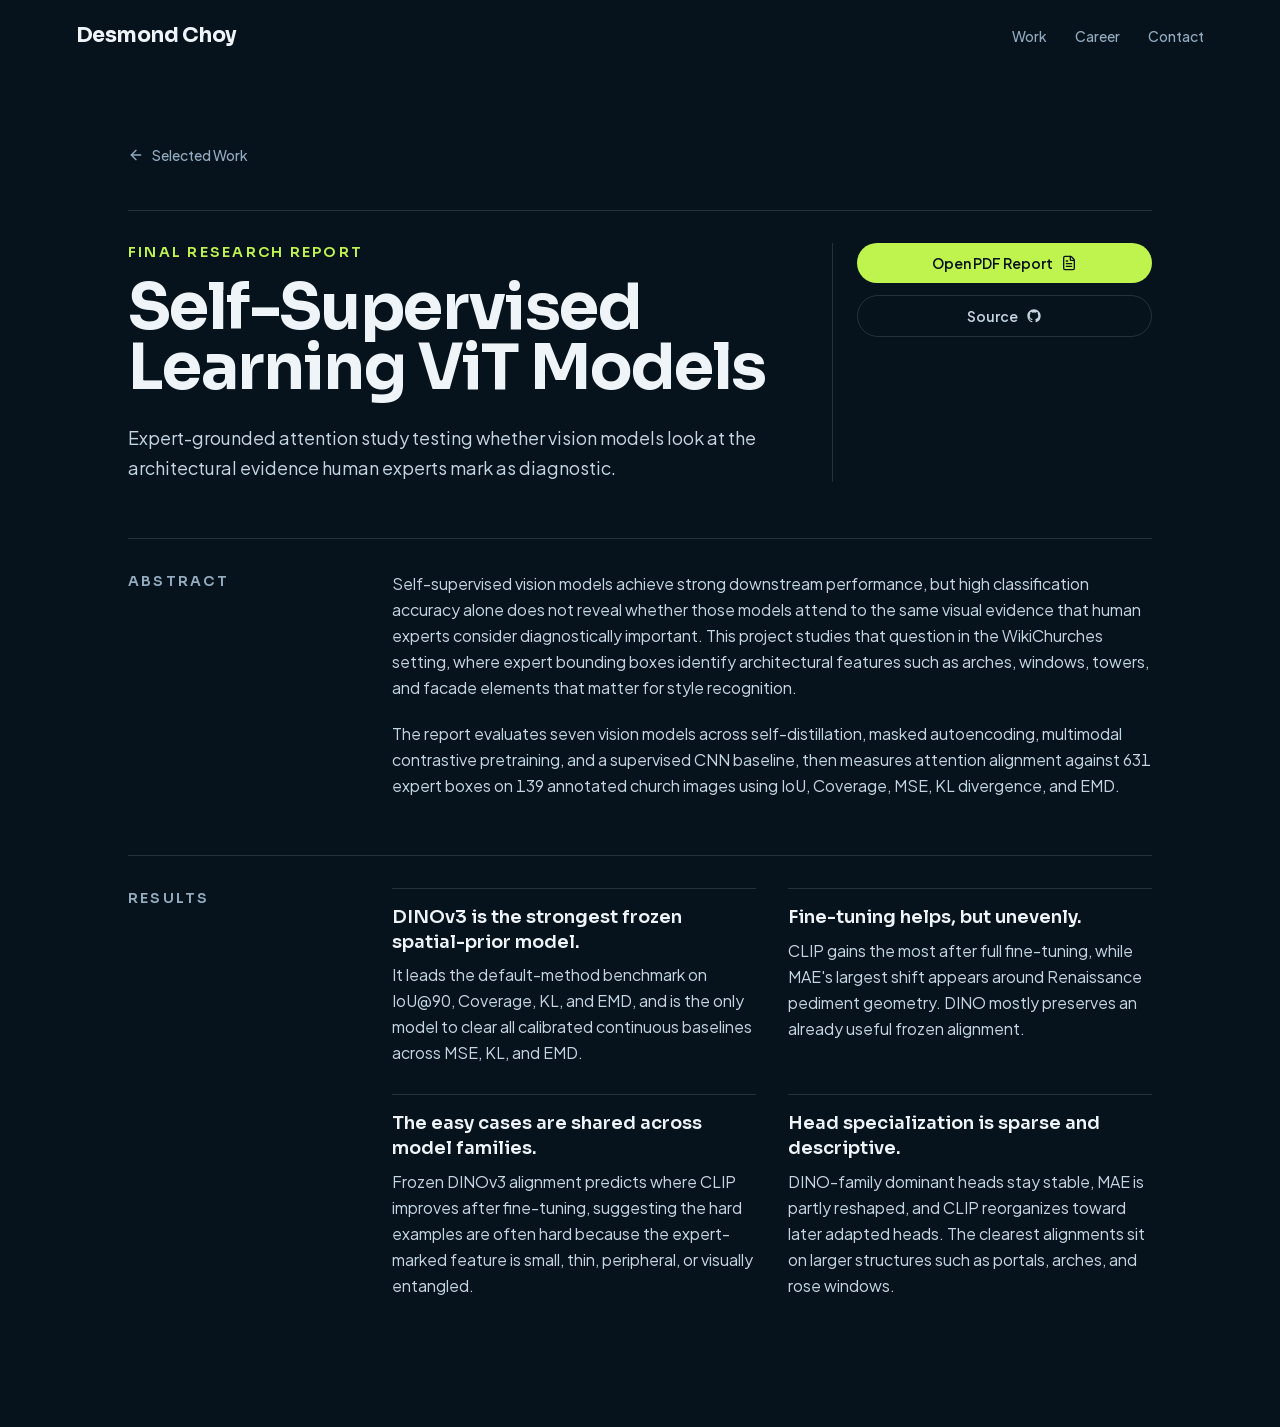
<file: projects/ssl-vit-models/index.html>
<!DOCTYPE html><html lang="en" class="sora_8156dcfb-module__QvIaAa__variable plus_jakarta_sans_94f89c80-module__134sTG__variable"><head><meta charSet="utf-8"/><meta name="viewport" content="width=device-width, initial-scale=1"/><link rel="preload" href="/_next/static/media/6bd983bd58a87a3d-s.p.0h108oidc_0fm.woff2" as="font" crossorigin="" type="font/woff2"/><link rel="preload" href="/_next/static/media/fba5a26ea33df6a3-s.p.0eehd8tgys7nv.woff2" as="font" crossorigin="" type="font/woff2"/><link rel="stylesheet" href="/_next/static/chunks/0u08jcb5brcw7.css" data-precedence="next"/><link rel="preload" as="script" fetchPriority="low" href="/_next/static/chunks/00gq-v0e07i1q.js"/><script src="/_next/static/chunks/0wtesm2ne~5-y.js" async=""></script><script src="/_next/static/chunks/0mstyq17cbf8-.js" async=""></script><script src="/_next/static/chunks/turbopack-0b~.-wgj8q6c_.js" async=""></script><script src="/_next/static/chunks/01xlw8hd842-c.js" async=""></script><script src="/_next/static/chunks/0d3shmwh5_nmn.js" async=""></script><script src="/_next/static/chunks/0r4qz51eblbn_.js" async=""></script><meta name="next-size-adjust" content=""/><title>SSL ViT Models Report | Desmond Choy</title><meta name="description" content="Final report and project notes for the SSL ViT attention alignment study over expert-annotated WikiChurches evidence."/><meta property="og:title" content="Desmond Choy | Applied AI Research &amp; Systems"/><meta property="og:description" content="Building multi-agent orchestration, LLM evaluation harnesses, and vision models in Singapore."/><meta property="og:url" content="https://desmondchoy.github.io/"/><meta property="og:image" content="https://desmondchoy.github.io/og/desmond-choy.png"/><meta property="og:image:width" content="1200"/><meta property="og:image:height" content="630"/><meta property="og:image:alt" content="Desmond Choy, Applied AI Research and Systems portfolio"/><meta property="og:type" content="website"/><meta name="twitter:card" content="summary_large_image"/><meta name="twitter:title" content="Desmond Choy | Applied AI Research &amp; Systems"/><meta name="twitter:description" content="Building multi-agent orchestration, LLM evaluation harnesses, and vision models in Singapore."/><meta name="twitter:image" content="https://desmondchoy.github.io/og/desmond-choy.png"/><link rel="icon" href="/favicon.ico?favicon.0x3dzn~oxb6tn.ico" sizes="256x256" type="image/x-icon"/><script src="/_next/static/chunks/03~yq9q893hmn.js" noModule=""></script></head><body class="font-body tabular-nums leading-relaxed antialiased"><div hidden=""><!--$--><!--/$--></div><header class="fixed inset-x-0 top-0 z-50 border-b transition-[background-color,border-color] duration-200 ease-out border-transparent bg-transparent"><div class="mx-auto flex h-[4.5rem] max-w-[76rem] items-center justify-between gap-4 px-5 sm:px-8 lg:px-11"><a class="whitespace-nowrap font-display text-[1.15rem] font-bold tracking-[-0.025em] text-primary sm:text-[1.3rem]" href="/">Desmond Choy</a><nav aria-label="Primary" class="flex items-center gap-4 whitespace-nowrap text-sm font-medium sm:gap-7"><a href="/#projects" class="transition-colors duration-150 ease-out hover:text-accent text-muted">Work</a><a href="/#about" class="transition-colors duration-150 ease-out hover:text-accent text-muted">Career</a><a href="/#contact" class="transition-colors duration-150 ease-out hover:text-accent text-muted">Contact</a></nav></div></header><main class="pb-24 pt-28 lg:pb-32 lg:pt-36"><article class="mx-auto max-w-[68rem] px-6 lg:px-8"><a class="inline-flex items-center gap-2 text-sm font-medium text-muted transition-colors hover:text-primary" href="/#projects"><svg xmlns="http://www.w3.org/2000/svg" width="16" height="16" viewBox="0 0 24 24" fill="none" stroke="currentColor" stroke-width="2" stroke-linecap="round" stroke-linejoin="round" class="lucide lucide-arrow-left" aria-hidden="true"><path d="m12 19-7-7 7-7"></path><path d="M19 12H5"></path></svg>Selected Work</a><header class="mt-10 grid gap-10 border-t border-rule pt-8 lg:grid-cols-[minmax(0,1fr)_20rem]"><div><p class="font-display text-xs font-semibold uppercase tracking-[0.16em] text-accent">Final Research Report</p><h1 class="mt-4 max-w-3xl font-display font-bold tracking-tight text-primary" style="font-size:clamp(2.4rem, 5vw, 5rem);line-height:0.95">Self-Supervised Learning ViT Models</h1><p class="mt-6 max-w-2xl text-xl leading-relaxed text-secondary md:text-lg">Expert-grounded attention study testing whether vision models look at the architectural evidence human experts mark as diagnostic.</p></div><aside class="border-y border-rule py-6 lg:border-y-0 lg:border-l lg:py-0 lg:pl-6"><div class="flex flex-col gap-3"><a href="/reports/ssl-vit-models-final-report.pdf" target="_blank" rel="noopener noreferrer" class="inline-flex items-center justify-center gap-2 rounded-full bg-accent px-4 py-2.5 text-sm font-semibold text-ground transition-colors hover:bg-accent-hover">Open PDF Report<svg xmlns="http://www.w3.org/2000/svg" width="16" height="16" viewBox="0 0 24 24" fill="none" stroke="currentColor" stroke-width="2" stroke-linecap="round" stroke-linejoin="round" class="lucide lucide-file-text" aria-hidden="true"><path d="M6 22a2 2 0 0 1-2-2V4a2 2 0 0 1 2-2h8a2.4 2.4 0 0 1 1.704.706l3.588 3.588A2.4 2.4 0 0 1 20 8v12a2 2 0 0 1-2 2z"></path><path d="M14 2v5a1 1 0 0 0 1 1h5"></path><path d="M10 9H8"></path><path d="M16 13H8"></path><path d="M16 17H8"></path></svg></a><a href="https://github.com/DesmondChoy/ssl_wikichurches" target="_blank" rel="noopener noreferrer" class="inline-flex items-center justify-center gap-2 rounded-full border border-rule px-4 py-2.5 text-sm font-semibold text-secondary transition-colors hover:border-rule-hover hover:text-primary">Source<svg width="16" height="16" viewBox="0 0 24 24" fill="currentColor" aria-hidden="true"><path d="M12 2C6.477 2 2 6.484 2 12.017c0 4.425 2.865 8.18 6.839 9.504.5.092.682-.217.682-.483 0-.237-.008-.868-.013-1.703-2.782.605-3.369-1.343-3.369-1.343-.454-1.158-1.11-1.466-1.11-1.466-.908-.62.069-.608.069-.608 1.003.07 1.531 1.032 1.531 1.032.892 1.53 2.341 1.088 2.91.832.092-.647.35-1.088.636-1.338-2.22-.253-4.555-1.113-4.555-4.951 0-1.093.39-1.988 1.029-2.688-.103-.253-.446-1.272.098-2.65 0 0 .84-.27 2.75 1.026A9.564 9.564 0 0 1 12 6.844a9.59 9.59 0 0 1 2.504.337c1.909-1.296 2.747-1.027 2.747-1.027.546 1.379.202 2.398.1 2.651.64.7 1.028 1.595 1.028 2.688 0 3.848-2.339 4.695-4.566 4.943.359.309.678.92.678 1.855 0 1.338-.012 2.419-.012 2.747 0 .268.18.58.688.482A10.02 10.02 0 0 0 22 12.017C22 6.484 17.522 2 12 2Z"></path></svg></a></div></aside></header><section class="mt-14 grid gap-10 border-t border-rule pt-8 lg:grid-cols-[14rem_minmax(0,1fr)]"><h2 class="font-display text-sm font-semibold uppercase tracking-[0.16em] text-muted">Abstract</h2><div class="space-y-5 text-lg leading-relaxed text-secondary md:text-base"><p>Self-supervised vision models achieve strong downstream performance, but high classification accuracy alone does not reveal whether those models attend to the same visual evidence that human experts consider diagnostically important. This project studies that question in the WikiChurches setting, where expert bounding boxes identify architectural features such as arches, windows, towers, and facade elements that matter for style recognition.</p><p>The report evaluates seven vision models across self-distillation, masked autoencoding, multimodal contrastive pretraining, and a supervised CNN baseline, then measures attention alignment against 631 expert boxes on 139 annotated church images using IoU, Coverage, MSE, KL divergence, and EMD.</p></div></section><section class="mt-14 grid gap-10 border-t border-rule pt-8 lg:grid-cols-[14rem_minmax(0,1fr)]"><h2 class="font-display text-sm font-semibold uppercase tracking-[0.16em] text-muted">Results</h2><ul class="grid gap-x-8 gap-y-7 md:grid-cols-2"><li class="border-t border-rule pt-4 text-base leading-relaxed text-secondary"><h3 class="font-display text-lg font-semibold leading-snug text-primary">DINOv3 is the strongest frozen spatial-prior model.</h3><p class="mt-2">It leads the default-method benchmark on IoU@90, Coverage, KL, and EMD, and is the only model to clear all calibrated continuous baselines across MSE, KL, and EMD.</p></li><li class="border-t border-rule pt-4 text-base leading-relaxed text-secondary"><h3 class="font-display text-lg font-semibold leading-snug text-primary">Fine-tuning helps, but unevenly.</h3><p class="mt-2">CLIP gains the most after full fine-tuning, while MAE&#x27;s largest shift appears around Renaissance pediment geometry. DINO mostly preserves an already useful frozen alignment.</p></li><li class="border-t border-rule pt-4 text-base leading-relaxed text-secondary"><h3 class="font-display text-lg font-semibold leading-snug text-primary">The easy cases are shared across model families.</h3><p class="mt-2">Frozen DINOv3 alignment predicts where CLIP improves after fine-tuning, suggesting the hard examples are often hard because the expert-marked feature is small, thin, peripheral, or visually entangled.</p></li><li class="border-t border-rule pt-4 text-base leading-relaxed text-secondary"><h3 class="font-display text-lg font-semibold leading-snug text-primary">Head specialization is sparse and descriptive.</h3><p class="mt-2">DINO-family dominant heads stay stable, MAE is partly reshaped, and CLIP reorganizes toward later adapted heads. The clearest alignments sit on larger structures such as portals, arches, and rose windows.</p></li></ul></section></article></main><!--$--><!--/$--><script src="/_next/static/chunks/00gq-v0e07i1q.js" id="_R_" async=""></script><script>(self.__next_f=self.__next_f||[]).push([0])</script><script>self.__next_f.push([1,"1:\"$Sreact.fragment\"\n2:I[39756,[\"/_next/static/chunks/01xlw8hd842-c.js\",\"/_next/static/chunks/0d3shmwh5_nmn.js\"],\"default\"]\n3:I[37457,[\"/_next/static/chunks/01xlw8hd842-c.js\",\"/_next/static/chunks/0d3shmwh5_nmn.js\"],\"default\"]\n4:I[88589,[\"/_next/static/chunks/01xlw8hd842-c.js\",\"/_next/static/chunks/0d3shmwh5_nmn.js\",\"/_next/static/chunks/0r4qz51eblbn_.js\"],\"Navigation\"]\n5:I[22016,[\"/_next/static/chunks/01xlw8hd842-c.js\",\"/_next/static/chunks/0d3shmwh5_nmn.js\",\"/_next/static/chunks/0r4qz51eblbn_.js\"],\"\"]\n6:I[58541,[\"/_next/static/chunks/01xlw8hd842-c.js\",\"/_next/static/chunks/0d3shmwh5_nmn.js\",\"/_next/static/chunks/0r4qz51eblbn_.js\"],\"default\"]\nf:I[68027,[\"/_next/static/chunks/01xlw8hd842-c.js\",\"/_next/static/chunks/0d3shmwh5_nmn.js\"],\"default\",1]\n:HL[\"/_next/static/chunks/0u08jcb5brcw7.css\",\"style\"]\n:HL[\"/_next/static/media/6bd983bd58a87a3d-s.p.0h108oidc_0fm.woff2\",\"font\",{\"crossOrigin\":\"\",\"type\":\"font/woff2\"}]\n:HL[\"/_next/static/media/fba5a26ea33df6a3-s.p.0eehd8tgys7nv.woff2\",\"font\",{\"crossOrigin\":\"\",\"type\":\"font/woff2\"}]\n"])</script><script>self.__next_f.push([1,"0:{\"P\":null,\"c\":[\"\",\"projects\",\"ssl-vit-models\",\"\"],\"q\":\"\",\"i\":false,\"f\":[[[\"\",{\"children\":[\"projects\",{\"children\":[\"ssl-vit-models\",{\"children\":[\"__PAGE__\",{}]}]}]},\"$undefined\",\"$undefined\",16],[[\"$\",\"$1\",\"c\",{\"children\":[[[\"$\",\"link\",\"0\",{\"rel\":\"stylesheet\",\"href\":\"/_next/static/chunks/0u08jcb5brcw7.css\",\"precedence\":\"next\",\"crossOrigin\":\"$undefined\",\"nonce\":\"$undefined\"}],[\"$\",\"script\",\"script-0\",{\"src\":\"/_next/static/chunks/01xlw8hd842-c.js\",\"async\":true,\"nonce\":\"$undefined\"}],[\"$\",\"script\",\"script-1\",{\"src\":\"/_next/static/chunks/0d3shmwh5_nmn.js\",\"async\":true,\"nonce\":\"$undefined\"}]],[\"$\",\"html\",null,{\"lang\":\"en\",\"className\":\"sora_8156dcfb-module__QvIaAa__variable plus_jakarta_sans_94f89c80-module__134sTG__variable\",\"children\":[\"$\",\"body\",null,{\"className\":\"font-body tabular-nums leading-relaxed antialiased\",\"children\":[\"$\",\"$L2\",null,{\"parallelRouterKey\":\"children\",\"error\":\"$undefined\",\"errorStyles\":\"$undefined\",\"errorScripts\":\"$undefined\",\"template\":[\"$\",\"$L3\",null,{}],\"templateStyles\":\"$undefined\",\"templateScripts\":\"$undefined\",\"notFound\":[[[\"$\",\"title\",null,{\"children\":\"404: This page could not be found.\"}],[\"$\",\"div\",null,{\"style\":{\"fontFamily\":\"system-ui,\\\"Segoe UI\\\",Roboto,Helvetica,Arial,sans-serif,\\\"Apple Color Emoji\\\",\\\"Segoe UI Emoji\\\"\",\"height\":\"100vh\",\"textAlign\":\"center\",\"display\":\"flex\",\"flexDirection\":\"column\",\"alignItems\":\"center\",\"justifyContent\":\"center\"},\"children\":[\"$\",\"div\",null,{\"children\":[[\"$\",\"style\",null,{\"dangerouslySetInnerHTML\":{\"__html\":\"body{color:#000;background:#fff;margin:0}.next-error-h1{border-right:1px solid rgba(0,0,0,.3)}@media (prefers-color-scheme:dark){body{color:#fff;background:#000}.next-error-h1{border-right:1px solid rgba(255,255,255,.3)}}\"}}],[\"$\",\"h1\",null,{\"className\":\"next-error-h1\",\"style\":{\"display\":\"inline-block\",\"margin\":\"0 20px 0 0\",\"padding\":\"0 23px 0 0\",\"fontSize\":24,\"fontWeight\":500,\"verticalAlign\":\"top\",\"lineHeight\":\"49px\"},\"children\":404}],[\"$\",\"div\",null,{\"style\":{\"display\":\"inline-block\"},\"children\":[\"$\",\"h2\",null,{\"style\":{\"fontSize\":14,\"fontWeight\":400,\"lineHeight\":\"49px\",\"margin\":0},\"children\":\"This page could not be found.\"}]}]]}]}]],[]],\"forbidden\":\"$undefined\",\"unauthorized\":\"$undefined\"}]}]}]]}],{\"children\":[[\"$\",\"$1\",\"c\",{\"children\":[null,[\"$\",\"$L2\",null,{\"parallelRouterKey\":\"children\",\"error\":\"$undefined\",\"errorStyles\":\"$undefined\",\"errorScripts\":\"$undefined\",\"template\":[\"$\",\"$L3\",null,{}],\"templateStyles\":\"$undefined\",\"templateScripts\":\"$undefined\",\"notFound\":\"$undefined\",\"forbidden\":\"$undefined\",\"unauthorized\":\"$undefined\"}]]}],{\"children\":[[\"$\",\"$1\",\"c\",{\"children\":[null,[\"$\",\"$L2\",null,{\"parallelRouterKey\":\"children\",\"error\":\"$undefined\",\"errorStyles\":\"$undefined\",\"errorScripts\":\"$undefined\",\"template\":[\"$\",\"$L3\",null,{}],\"templateStyles\":\"$undefined\",\"templateScripts\":\"$undefined\",\"notFound\":\"$undefined\",\"forbidden\":\"$undefined\",\"unauthorized\":\"$undefined\"}]]}],{\"children\":[[\"$\",\"$1\",\"c\",{\"children\":[[[\"$\",\"$L4\",null,{}],[\"$\",\"main\",null,{\"className\":\"pb-24 pt-28 lg:pb-32 lg:pt-36\",\"children\":[\"$\",\"article\",null,{\"className\":\"mx-auto max-w-[68rem] px-6 lg:px-8\",\"children\":[[\"$\",\"$L5\",null,{\"href\":\"/#projects\",\"className\":\"inline-flex items-center gap-2 text-sm font-medium text-muted transition-colors hover:text-primary\",\"children\":[[\"$\",\"$L6\",null,{\"ref\":\"$undefined\",\"iconNode\":[[\"path\",{\"d\":\"m12 19-7-7 7-7\",\"key\":\"1l729n\"}],[\"path\",{\"d\":\"M19 12H5\",\"key\":\"x3x0zl\"}]],\"className\":\"lucide-arrow-left\",\"size\":16}],\"Selected Work\"]}],[\"$\",\"header\",null,{\"className\":\"mt-10 grid gap-10 border-t border-rule pt-8 lg:grid-cols-[minmax(0,1fr)_20rem]\",\"children\":[[\"$\",\"div\",null,{\"children\":[[\"$\",\"p\",null,{\"className\":\"font-display text-xs font-semibold uppercase tracking-[0.16em] text-accent\",\"children\":\"Final Research Report\"}],[\"$\",\"h1\",null,{\"className\":\"mt-4 max-w-3xl font-display font-bold tracking-tight text-primary\",\"style\":{\"fontSize\":\"clamp(2.4rem, 5vw, 5rem)\",\"lineHeight\":0.95},\"children\":\"Self-Supervised Learning ViT Models\"}],[\"$\",\"p\",null,{\"className\":\"mt-6 max-w-2xl text-xl leading-relaxed text-secondary md:text-lg\",\"children\":\"Expert-grounded attention study testing whether vision models look at the architectural evidence human experts mark as diagnostic.\"}]]}],[\"$\",\"aside\",null,{\"className\":\"border-y border-rule py-6 lg:border-y-0 lg:border-l lg:py-0 lg:pl-6\",\"children\":[\"$\",\"div\",null,{\"className\":\"flex flex-col gap-3\",\"children\":[[\"$\",\"a\",null,{\"href\":\"/reports/ssl-vit-models-final-report.pdf\",\"target\":\"_blank\",\"rel\":\"noopener noreferrer\",\"className\":\"inline-flex items-center justify-center gap-2 rounded-full bg-accent px-4 py-2.5 text-sm font-semibold text-ground transition-colors hover:bg-accent-hover\",\"children\":[\"Open PDF Report\",\"$L7\"]}],\"$L8\"]}]}]]}],\"$L9\",\"$La\"]}]}]],[\"$Lb\"],\"$Lc\"]}],{},null,false,null]},null,false,\"$@d\"]},null,false,\"$@d\"]},null,false,null],\"$Le\",false]],\"m\":\"$undefined\",\"G\":[\"$f\",[\"$L10\"]],\"S\":true,\"h\":null,\"s\":\"$undefined\",\"l\":\"$undefined\",\"p\":\"$undefined\",\"d\":\"$undefined\",\"b\":\"z3Deot9QnlMkbuLtSxksE\"}\n"])</script><script>self.__next_f.push([1,"11:I[97367,[\"/_next/static/chunks/01xlw8hd842-c.js\",\"/_next/static/chunks/0d3shmwh5_nmn.js\"],\"OutletBoundary\"]\n12:\"$Sreact.suspense\"\n15:I[97367,[\"/_next/static/chunks/01xlw8hd842-c.js\",\"/_next/static/chunks/0d3shmwh5_nmn.js\"],\"ViewportBoundary\"]\n17:I[97367,[\"/_next/static/chunks/01xlw8hd842-c.js\",\"/_next/static/chunks/0d3shmwh5_nmn.js\"],\"MetadataBoundary\"]\n7:[\"$\",\"$L6\",null,{\"ref\":\"$undefined\",\"iconNode\":[[\"path\",{\"d\":\"M6 22a2 2 0 0 1-2-2V4a2 2 0 0 1 2-2h8a2.4 2.4 0 0 1 1.704.706l3.588 3.588A2.4 2.4 0 0 1 20 8v12a2 2 0 0 1-2 2z\",\"key\":\"1oefj6\"}],[\"path\",{\"d\":\"M14 2v5a1 1 0 0 0 1 1h5\",\"key\":\"wfsgrz\"}],[\"path\",{\"d\":\"M10 9H8\",\"key\":\"b1mrlr\"}],[\"path\",{\"d\":\"M16 13H8\",\"key\":\"t4e002\"}],[\"path\",{\"d\":\"M16 17H8\",\"key\":\"z1uh3a\"}]],\"className\":\"lucide-file-text\",\"size\":16}]\n8:[\"$\",\"a\",null,{\"href\":\"https://github.com/DesmondChoy/ssl_wikichurches\",\"target\":\"_blank\",\"rel\":\"noopener noreferrer\",\"className\":\"inline-flex items-center justify-center gap-2 rounded-full border border-rule px-4 py-2.5 text-sm font-semibold text-secondary transition-colors hover:border-rule-hover hover:text-primary\",\"children\":[\"Source\",[\"$\",\"svg\",null,{\"width\":16,\"height\":16,\"viewBox\":\"0 0 24 24\",\"fill\":\"currentColor\",\"aria-hidden\":\"true\",\"children\":[\"$\",\"path\",null,{\"d\":\"M12 2C6.477 2 2 6.484 2 12.017c0 4.425 2.865 8.18 6.839 9.504.5.092.682-.217.682-.483 0-.237-.008-.868-.013-1.703-2.782.605-3.369-1.343-3.369-1.343-.454-1.158-1.11-1.466-1.11-1.466-.908-.62.069-.608.069-.608 1.003.07 1.531 1.032 1.531 1.032.892 1.53 2.341 1.088 2.91.832.092-.647.35-1.088.636-1.338-2.22-.253-4.555-1.113-4.555-4.951 0-1.093.39-1.988 1.029-2.688-.103-.253-.446-1.272.098-2.65 0 0 .84-.27 2.75 1.026A9.564 9.564 0 0 1 12 6.844a9.59 9.59 0 0 1 2.504.337c1.909-1.296 2.747-1.027 2.747-1.027.546 1.379.202 2.398.1 2.651.64.7 1.028 1.595 1.028 2.688 0 3.848-2.339 4.695-4.566 4.943.359.309.678.92.678 1.855 0 1.338-.012 2.419-.012 2.747 0 .268.18.58.688.482A10.02 10.02 0 0 0 22 12.017C22 6.484 17.522 2 12 2Z\"}]}]]}]\n9:[\"$\",\"section\",null,{\"className\":\"mt-14 grid gap-10 border-t border-rule pt-8 lg:grid-cols-[14rem_minmax(0,1fr)]\",\"children\":[[\"$\",\"h2\",null,{\"className\":\"font-display text-sm font-semibold uppercase tracking-[0.16em] text-muted\",\"children\":\"Abstract\"}],[\"$\",\"div\",null,{\"className\":\"space-y-5 text-lg leading-relaxed text-secondary md:text-base\",\"children\":[[\"$\",\"p\",null,{\"children\":\"Self-supervised vision models achieve strong downstream performance, but high classification accuracy alone does not reveal whether those models attend to the same visual evidence that human experts consider diagnostically important. This project studies that question in the WikiChurches setting, where expert bounding boxes identify architectural features such as arches, windows, towers, and facade elements that matter for style recognition.\"}],[\"$\",\"p\",null,{\"children\":\"The report evaluates seven vision models across self-distillation, masked autoencoding, multimodal contrastive pretraining, and a supervised CNN baseline, then measures attention alignment against 631 expert boxes on 139 annotated church images using IoU, Coverage, MSE, KL divergence, and EMD.\"}]]}]]}]\n"])</script><script>self.__next_f.push([1,"a:[\"$\",\"section\",null,{\"className\":\"mt-14 grid gap-10 border-t border-rule pt-8 lg:grid-cols-[14rem_minmax(0,1fr)]\",\"children\":[[\"$\",\"h2\",null,{\"className\":\"font-display text-sm font-semibold uppercase tracking-[0.16em] text-muted\",\"children\":\"Results\"}],[\"$\",\"ul\",null,{\"className\":\"grid gap-x-8 gap-y-7 md:grid-cols-2\",\"children\":[[\"$\",\"li\",\"DINOv3 is the strongest frozen spatial-prior model.\",{\"className\":\"border-t border-rule pt-4 text-base leading-relaxed text-secondary\",\"children\":[[\"$\",\"h3\",null,{\"className\":\"font-display text-lg font-semibold leading-snug text-primary\",\"children\":\"DINOv3 is the strongest frozen spatial-prior model.\"}],[\"$\",\"p\",null,{\"className\":\"mt-2\",\"children\":\"It leads the default-method benchmark on IoU@90, Coverage, KL, and EMD, and is the only model to clear all calibrated continuous baselines across MSE, KL, and EMD.\"}]]}],[\"$\",\"li\",\"Fine-tuning helps, but unevenly.\",{\"className\":\"border-t border-rule pt-4 text-base leading-relaxed text-secondary\",\"children\":[[\"$\",\"h3\",null,{\"className\":\"font-display text-lg font-semibold leading-snug text-primary\",\"children\":\"Fine-tuning helps, but unevenly.\"}],[\"$\",\"p\",null,{\"className\":\"mt-2\",\"children\":\"CLIP gains the most after full fine-tuning, while MAE's largest shift appears around Renaissance pediment geometry. DINO mostly preserves an already useful frozen alignment.\"}]]}],[\"$\",\"li\",\"The easy cases are shared across model families.\",{\"className\":\"border-t border-rule pt-4 text-base leading-relaxed text-secondary\",\"children\":[[\"$\",\"h3\",null,{\"className\":\"font-display text-lg font-semibold leading-snug text-primary\",\"children\":\"The easy cases are shared across model families.\"}],[\"$\",\"p\",null,{\"className\":\"mt-2\",\"children\":\"Frozen DINOv3 alignment predicts where CLIP improves after fine-tuning, suggesting the hard examples are often hard because the expert-marked feature is small, thin, peripheral, or visually entangled.\"}]]}],[\"$\",\"li\",\"Head specialization is sparse and descriptive.\",{\"className\":\"border-t border-rule pt-4 text-base leading-relaxed text-secondary\",\"children\":[[\"$\",\"h3\",null,{\"className\":\"font-display text-lg font-semibold leading-snug text-primary\",\"children\":\"Head specialization is sparse and descriptive.\"}],[\"$\",\"p\",null,{\"className\":\"mt-2\",\"children\":\"DINO-family dominant heads stay stable, MAE is partly reshaped, and CLIP reorganizes toward later adapted heads. The clearest alignments sit on larger structures such as portals, arches, and rose windows.\"}]]}]]}]]}]\n"])</script><script>self.__next_f.push([1,"b:[\"$\",\"script\",\"script-0\",{\"src\":\"/_next/static/chunks/0r4qz51eblbn_.js\",\"async\":true,\"nonce\":\"$undefined\"}]\nc:[\"$\",\"$L11\",null,{\"children\":[\"$\",\"$12\",null,{\"name\":\"Next.MetadataOutlet\",\"children\":\"$@13\"}]}]\n14:[]\nd:\"$W14\"\ne:[\"$\",\"$1\",\"h\",{\"children\":[null,[\"$\",\"$L15\",null,{\"children\":\"$L16\"}],[\"$\",\"div\",null,{\"hidden\":true,\"children\":[\"$\",\"$L17\",null,{\"children\":[\"$\",\"$12\",null,{\"name\":\"Next.Metadata\",\"children\":\"$L18\"}]}]}],[\"$\",\"meta\",null,{\"name\":\"next-size-adjust\",\"content\":\"\"}]]}]\n10:[\"$\",\"link\",\"0\",{\"rel\":\"stylesheet\",\"href\":\"/_next/static/chunks/0u08jcb5brcw7.css\",\"precedence\":\"next\",\"crossOrigin\":\"$undefined\",\"nonce\":\"$undefined\"}]\n"])</script><script>self.__next_f.push([1,"16:[[\"$\",\"meta\",\"0\",{\"charSet\":\"utf-8\"}],[\"$\",\"meta\",\"1\",{\"name\":\"viewport\",\"content\":\"width=device-width, initial-scale=1\"}]]\n"])</script><script>self.__next_f.push([1,"19:I[27201,[\"/_next/static/chunks/01xlw8hd842-c.js\",\"/_next/static/chunks/0d3shmwh5_nmn.js\"],\"IconMark\"]\n13:null\n"])</script><script>self.__next_f.push([1,"18:[[\"$\",\"title\",\"0\",{\"children\":\"SSL ViT Models Report | Desmond Choy\"}],[\"$\",\"meta\",\"1\",{\"name\":\"description\",\"content\":\"Final report and project notes for the SSL ViT attention alignment study over expert-annotated WikiChurches evidence.\"}],[\"$\",\"meta\",\"2\",{\"property\":\"og:title\",\"content\":\"Desmond Choy | Applied AI Research \u0026 Systems\"}],[\"$\",\"meta\",\"3\",{\"property\":\"og:description\",\"content\":\"Building multi-agent orchestration, LLM evaluation harnesses, and vision models in Singapore.\"}],[\"$\",\"meta\",\"4\",{\"property\":\"og:url\",\"content\":\"https://desmondchoy.github.io/\"}],[\"$\",\"meta\",\"5\",{\"property\":\"og:image\",\"content\":\"https://desmondchoy.github.io/og/desmond-choy.png\"}],[\"$\",\"meta\",\"6\",{\"property\":\"og:image:width\",\"content\":\"1200\"}],[\"$\",\"meta\",\"7\",{\"property\":\"og:image:height\",\"content\":\"630\"}],[\"$\",\"meta\",\"8\",{\"property\":\"og:image:alt\",\"content\":\"Desmond Choy, Applied AI Research and Systems portfolio\"}],[\"$\",\"meta\",\"9\",{\"property\":\"og:type\",\"content\":\"website\"}],[\"$\",\"meta\",\"10\",{\"name\":\"twitter:card\",\"content\":\"summary_large_image\"}],[\"$\",\"meta\",\"11\",{\"name\":\"twitter:title\",\"content\":\"Desmond Choy | Applied AI Research \u0026 Systems\"}],[\"$\",\"meta\",\"12\",{\"name\":\"twitter:description\",\"content\":\"Building multi-agent orchestration, LLM evaluation harnesses, and vision models in Singapore.\"}],[\"$\",\"meta\",\"13\",{\"name\":\"twitter:image\",\"content\":\"https://desmondchoy.github.io/og/desmond-choy.png\"}],[\"$\",\"link\",\"14\",{\"rel\":\"icon\",\"href\":\"/favicon.ico?favicon.0x3dzn~oxb6tn.ico\",\"sizes\":\"256x256\",\"type\":\"image/x-icon\"}],[\"$\",\"$L19\",\"15\",{}]]\n"])</script></body></html>
</file>
<file: _next/static/chunks/0u08jcb5brcw7.css>
@font-face{font-family:Sora;font-style:normal;font-weight:500;font-display:swap;src:url(../media/3dbe685087e51055-s.1061.lg1~d_4b.woff2)format("woff2");unicode-range:U+100-2BA,U+2BD-2C5,U+2C7-2CC,U+2CE-2D7,U+2DD-2FF,U+304,U+308,U+329,U+1D00-1DBF,U+1E00-1E9F,U+1EF2-1EFF,U+2020,U+20A0-20AB,U+20AD-20C4,U+2113,U+2C60-2C7F,U+A720-A7FF}@font-face{font-family:Sora;font-style:normal;font-weight:500;font-display:swap;src:url(../media/6bd983bd58a87a3d-s.p.0h108oidc_0fm.woff2)format("woff2");unicode-range:U+??,U+131,U+152-153,U+2BB-2BC,U+2C6,U+2DA,U+2DC,U+304,U+308,U+329,U+2000-206F,U+20AC,U+2122,U+2191,U+2193,U+2212,U+2215,U+FEFF,U+FFFD}@font-face{font-family:Sora;font-style:normal;font-weight:600;font-display:swap;src:url(../media/3dbe685087e51055-s.1061.lg1~d_4b.woff2)format("woff2");unicode-range:U+100-2BA,U+2BD-2C5,U+2C7-2CC,U+2CE-2D7,U+2DD-2FF,U+304,U+308,U+329,U+1D00-1DBF,U+1E00-1E9F,U+1EF2-1EFF,U+2020,U+20A0-20AB,U+20AD-20C4,U+2113,U+2C60-2C7F,U+A720-A7FF}@font-face{font-family:Sora;font-style:normal;font-weight:600;font-display:swap;src:url(../media/6bd983bd58a87a3d-s.p.0h108oidc_0fm.woff2)format("woff2");unicode-range:U+??,U+131,U+152-153,U+2BB-2BC,U+2C6,U+2DA,U+2DC,U+304,U+308,U+329,U+2000-206F,U+20AC,U+2122,U+2191,U+2193,U+2212,U+2215,U+FEFF,U+FFFD}@font-face{font-family:Sora;font-style:normal;font-weight:700;font-display:swap;src:url(../media/3dbe685087e51055-s.1061.lg1~d_4b.woff2)format("woff2");unicode-range:U+100-2BA,U+2BD-2C5,U+2C7-2CC,U+2CE-2D7,U+2DD-2FF,U+304,U+308,U+329,U+1D00-1DBF,U+1E00-1E9F,U+1EF2-1EFF,U+2020,U+20A0-20AB,U+20AD-20C4,U+2113,U+2C60-2C7F,U+A720-A7FF}@font-face{font-family:Sora;font-style:normal;font-weight:700;font-display:swap;src:url(../media/6bd983bd58a87a3d-s.p.0h108oidc_0fm.woff2)format("woff2");unicode-range:U+??,U+131,U+152-153,U+2BB-2BC,U+2C6,U+2DA,U+2DC,U+304,U+308,U+329,U+2000-206F,U+20AC,U+2122,U+2191,U+2193,U+2212,U+2215,U+FEFF,U+FFFD}@font-face{font-family:Sora Fallback;src:local(Arial);ascent-override:85.29%;descent-override:25.5%;line-gap-override:0.0%;size-adjust:113.73%}.sora_8156dcfb-module__QvIaAa__className{font-family:Sora,Sora Fallback;font-style:normal}.sora_8156dcfb-module__QvIaAa__variable{--font-sora:"Sora", "Sora Fallback"}
@font-face{font-family:Plus Jakarta Sans;font-style:normal;font-weight:400;font-display:swap;src:url(../media/0b1dc8ddaa74ba49-s.04o39dzmj.ey..woff2)format("woff2");unicode-range:U+460-52F,U+1C80-1C8A,U+20B4,U+2DE0-2DFF,U+A640-A69F,U+FE2E-FE2F}@font-face{font-family:Plus Jakarta Sans;font-style:normal;font-weight:400;font-display:swap;src:url(../media/e629b5bc06499d58-s.0b_~8bw~gzh90.woff2)format("woff2");unicode-range:U+102-103,U+110-111,U+128-129,U+168-169,U+1A0-1A1,U+1AF-1B0,U+300-301,U+303-304,U+308-309,U+323,U+329,U+1EA0-1EF9,U+20AB}@font-face{font-family:Plus Jakarta Sans;font-style:normal;font-weight:400;font-display:swap;src:url(../media/1a099d89ee94ee96-s.0_qb~~5cn13jl.woff2)format("woff2");unicode-range:U+100-2BA,U+2BD-2C5,U+2C7-2CC,U+2CE-2D7,U+2DD-2FF,U+304,U+308,U+329,U+1D00-1DBF,U+1E00-1E9F,U+1EF2-1EFF,U+2020,U+20A0-20AB,U+20AD-20C4,U+2113,U+2C60-2C7F,U+A720-A7FF}@font-face{font-family:Plus Jakarta Sans;font-style:normal;font-weight:400;font-display:swap;src:url(../media/fba5a26ea33df6a3-s.p.0eehd8tgys7nv.woff2)format("woff2");unicode-range:U+??,U+131,U+152-153,U+2BB-2BC,U+2C6,U+2DA,U+2DC,U+304,U+308,U+329,U+2000-206F,U+20AC,U+2122,U+2191,U+2193,U+2212,U+2215,U+FEFF,U+FFFD}@font-face{font-family:Plus Jakarta Sans;font-style:normal;font-weight:500;font-display:swap;src:url(../media/0b1dc8ddaa74ba49-s.04o39dzmj.ey..woff2)format("woff2");unicode-range:U+460-52F,U+1C80-1C8A,U+20B4,U+2DE0-2DFF,U+A640-A69F,U+FE2E-FE2F}@font-face{font-family:Plus Jakarta Sans;font-style:normal;font-weight:500;font-display:swap;src:url(../media/e629b5bc06499d58-s.0b_~8bw~gzh90.woff2)format("woff2");unicode-range:U+102-103,U+110-111,U+128-129,U+168-169,U+1A0-1A1,U+1AF-1B0,U+300-301,U+303-304,U+308-309,U+323,U+329,U+1EA0-1EF9,U+20AB}@font-face{font-family:Plus Jakarta Sans;font-style:normal;font-weight:500;font-display:swap;src:url(../media/1a099d89ee94ee96-s.0_qb~~5cn13jl.woff2)format("woff2");unicode-range:U+100-2BA,U+2BD-2C5,U+2C7-2CC,U+2CE-2D7,U+2DD-2FF,U+304,U+308,U+329,U+1D00-1DBF,U+1E00-1E9F,U+1EF2-1EFF,U+2020,U+20A0-20AB,U+20AD-20C4,U+2113,U+2C60-2C7F,U+A720-A7FF}@font-face{font-family:Plus Jakarta Sans;font-style:normal;font-weight:500;font-display:swap;src:url(../media/fba5a26ea33df6a3-s.p.0eehd8tgys7nv.woff2)format("woff2");unicode-range:U+??,U+131,U+152-153,U+2BB-2BC,U+2C6,U+2DA,U+2DC,U+304,U+308,U+329,U+2000-206F,U+20AC,U+2122,U+2191,U+2193,U+2212,U+2215,U+FEFF,U+FFFD}@font-face{font-family:Plus Jakarta Sans;font-style:normal;font-weight:600;font-display:swap;src:url(../media/0b1dc8ddaa74ba49-s.04o39dzmj.ey..woff2)format("woff2");unicode-range:U+460-52F,U+1C80-1C8A,U+20B4,U+2DE0-2DFF,U+A640-A69F,U+FE2E-FE2F}@font-face{font-family:Plus Jakarta Sans;font-style:normal;font-weight:600;font-display:swap;src:url(../media/e629b5bc06499d58-s.0b_~8bw~gzh90.woff2)format("woff2");unicode-range:U+102-103,U+110-111,U+128-129,U+168-169,U+1A0-1A1,U+1AF-1B0,U+300-301,U+303-304,U+308-309,U+323,U+329,U+1EA0-1EF9,U+20AB}@font-face{font-family:Plus Jakarta Sans;font-style:normal;font-weight:600;font-display:swap;src:url(../media/1a099d89ee94ee96-s.0_qb~~5cn13jl.woff2)format("woff2");unicode-range:U+100-2BA,U+2BD-2C5,U+2C7-2CC,U+2CE-2D7,U+2DD-2FF,U+304,U+308,U+329,U+1D00-1DBF,U+1E00-1E9F,U+1EF2-1EFF,U+2020,U+20A0-20AB,U+20AD-20C4,U+2113,U+2C60-2C7F,U+A720-A7FF}@font-face{font-family:Plus Jakarta Sans;font-style:normal;font-weight:600;font-display:swap;src:url(../media/fba5a26ea33df6a3-s.p.0eehd8tgys7nv.woff2)format("woff2");unicode-range:U+??,U+131,U+152-153,U+2BB-2BC,U+2C6,U+2DA,U+2DC,U+304,U+308,U+329,U+2000-206F,U+20AC,U+2122,U+2191,U+2193,U+2212,U+2215,U+FEFF,U+FFFD}@font-face{font-family:Plus Jakarta Sans;font-style:normal;font-weight:700;font-display:swap;src:url(../media/0b1dc8ddaa74ba49-s.04o39dzmj.ey..woff2)format("woff2");unicode-range:U+460-52F,U+1C80-1C8A,U+20B4,U+2DE0-2DFF,U+A640-A69F,U+FE2E-FE2F}@font-face{font-family:Plus Jakarta Sans;font-style:normal;font-weight:700;font-display:swap;src:url(../media/e629b5bc06499d58-s.0b_~8bw~gzh90.woff2)format("woff2");unicode-range:U+102-103,U+110-111,U+128-129,U+168-169,U+1A0-1A1,U+1AF-1B0,U+300-301,U+303-304,U+308-309,U+323,U+329,U+1EA0-1EF9,U+20AB}@font-face{font-family:Plus Jakarta Sans;font-style:normal;font-weight:700;font-display:swap;src:url(../media/1a099d89ee94ee96-s.0_qb~~5cn13jl.woff2)format("woff2");unicode-range:U+100-2BA,U+2BD-2C5,U+2C7-2CC,U+2CE-2D7,U+2DD-2FF,U+304,U+308,U+329,U+1D00-1DBF,U+1E00-1E9F,U+1EF2-1EFF,U+2020,U+20A0-20AB,U+20AD-20C4,U+2113,U+2C60-2C7F,U+A720-A7FF}@font-face{font-family:Plus Jakarta Sans;font-style:normal;font-weight:700;font-display:swap;src:url(../media/fba5a26ea33df6a3-s.p.0eehd8tgys7nv.woff2)format("woff2");unicode-range:U+??,U+131,U+152-153,U+2BB-2BC,U+2C6,U+2DA,U+2DC,U+304,U+308,U+329,U+2000-206F,U+20AC,U+2122,U+2191,U+2193,U+2212,U+2215,U+FEFF,U+FFFD}@font-face{font-family:Plus Jakarta Sans Fallback;src:local(Arial);ascent-override:98.88%;descent-override:21.15%;line-gap-override:0.0%;size-adjust:104.98%}.plus_jakarta_sans_94f89c80-module__134sTG__className{font-family:Plus Jakarta Sans,Plus Jakarta Sans Fallback;font-style:normal}.plus_jakarta_sans_94f89c80-module__134sTG__variable{--font-plus-jakarta-sans:"Plus Jakarta Sans", "Plus Jakarta Sans Fallback"}
@layer properties{@supports (((-webkit-hyphens:none)) and (not (margin-trim:inline))) or ((-moz-orient:inline) and (not (color:rgb(from red r g b)))){*,:before,:after,::backdrop{--tw-space-y-reverse:0;--tw-border-style:solid;--tw-leading:initial;--tw-font-weight:initial;--tw-tracking:initial;--tw-ordinal:initial;--tw-slashed-zero:initial;--tw-numeric-figure:initial;--tw-numeric-spacing:initial;--tw-numeric-fraction:initial;--tw-backdrop-blur:initial;--tw-backdrop-brightness:initial;--tw-backdrop-contrast:initial;--tw-backdrop-grayscale:initial;--tw-backdrop-hue-rotate:initial;--tw-backdrop-invert:initial;--tw-backdrop-opacity:initial;--tw-backdrop-saturate:initial;--tw-backdrop-sepia:initial;--tw-duration:initial;--tw-ease:initial;--tw-translate-x:0;--tw-translate-y:0;--tw-translate-z:0}}}@layer theme{:root,:host{--font-sans:ui-sans-serif, system-ui, sans-serif, "Apple Color Emoji", "Segoe UI Emoji", "Segoe UI Symbol", "Noto Color Emoji";--font-mono:ui-monospace, SFMono-Regular, Menlo, Monaco, Consolas, "Liberation Mono", "Courier New", monospace;--spacing:.25rem;--container-2xl:42rem;--container-3xl:48rem;--text-xs--line-height:calc(1 / .75);--text-sm--line-height:calc(1.25 / .875);--text-base--line-height:calc(1.5 / 1);--text-lg:1.125rem;--text-lg--line-height:calc(1.75 / 1.125);--text-xl:1.25rem;--text-xl--line-height:calc(1.75 / 1.25);--font-weight-medium:500;--font-weight-semibold:600;--font-weight-bold:700;--tracking-tight:-.025em;--leading-snug:1.375;--leading-relaxed:1.625;--radius-md:.375rem;--ease-out:cubic-bezier(0, 0, .2, 1);--blur-md:12px;--default-transition-duration:.15s;--default-transition-timing-function:cubic-bezier(.4, 0, .2, 1);--default-font-family:var(--font-sans);--default-mono-font-family:var(--font-mono);--color-ground:#07131c;--color-primary:#eef4f8;--color-accent:#bff44f}}@layer base{*,:after,:before,::backdrop{box-sizing:border-box;border:0 solid;margin:0;padding:0}::file-selector-button{box-sizing:border-box;border:0 solid;margin:0;padding:0}html,:host{-webkit-text-size-adjust:100%;tab-size:4;line-height:1.5;font-family:var(--default-font-family,ui-sans-serif, system-ui, sans-serif, "Apple Color Emoji", "Segoe UI Emoji", "Segoe UI Symbol", "Noto Color Emoji");font-feature-settings:var(--default-font-feature-settings,normal);font-variation-settings:var(--default-font-variation-settings,normal);-webkit-tap-highlight-color:transparent}hr{height:0;color:inherit;border-top-width:1px}abbr:where([title]){-webkit-text-decoration:underline dotted;text-decoration:underline dotted}h1,h2,h3,h4,h5,h6{font-size:inherit;font-weight:inherit}a{color:inherit;-webkit-text-decoration:inherit;-webkit-text-decoration:inherit;-webkit-text-decoration:inherit;-webkit-text-decoration:inherit;text-decoration:inherit}b,strong{font-weight:bolder}code,kbd,samp,pre{font-family:var(--default-mono-font-family,ui-monospace, SFMono-Regular, Menlo, Monaco, Consolas, "Liberation Mono", "Courier New", monospace);font-feature-settings:var(--default-mono-font-feature-settings,normal);font-variation-settings:var(--default-mono-font-variation-settings,normal);font-size:1em}small{font-size:80%}sub,sup{vertical-align:baseline;font-size:75%;line-height:0;position:relative}sub{bottom:-.25em}sup{top:-.5em}table{text-indent:0;border-color:inherit;border-collapse:collapse}:-moz-focusring{outline:auto}progress{vertical-align:baseline}summary{display:list-item}ol,ul,menu{list-style:none}img,svg,video,canvas,audio,iframe,embed,object{vertical-align:middle;display:block}img,video{max-width:100%;height:auto}button,input,select,optgroup,textarea{font:inherit;font-feature-settings:inherit;font-variation-settings:inherit;letter-spacing:inherit;color:inherit;opacity:1;background-color:#0000;border-radius:0}::file-selector-button{font:inherit;font-feature-settings:inherit;font-variation-settings:inherit;letter-spacing:inherit;color:inherit;opacity:1;background-color:#0000;border-radius:0}:where(select:is([multiple],[size])) optgroup{font-weight:bolder}:where(select:is([multiple],[size])) optgroup option{padding-inline-start:20px}::file-selector-button{margin-inline-end:4px}::placeholder{opacity:1}@supports (not ((-webkit-appearance:-apple-pay-button))) or (contain-intrinsic-size:1px){::placeholder{color:currentColor}@supports (color:color-mix(in lab, red, red)){::placeholder{color:color-mix(in oklab, currentcolor 50%, transparent)}}}textarea{resize:vertical}::-webkit-search-decoration{-webkit-appearance:none}::-webkit-date-and-time-value{min-height:1lh;text-align:inherit}::-webkit-datetime-edit{display:inline-flex}::-webkit-datetime-edit-fields-wrapper{padding:0}::-webkit-datetime-edit{padding-block:0}::-webkit-datetime-edit-year-field{padding-block:0}::-webkit-datetime-edit-month-field{padding-block:0}::-webkit-datetime-edit-day-field{padding-block:0}::-webkit-datetime-edit-hour-field{padding-block:0}::-webkit-datetime-edit-minute-field{padding-block:0}::-webkit-datetime-edit-second-field{padding-block:0}::-webkit-datetime-edit-millisecond-field{padding-block:0}::-webkit-datetime-edit-meridiem-field{padding-block:0}::-webkit-calendar-picker-indicator{line-height:1}:-moz-ui-invalid{box-shadow:none}button,input:where([type=button],[type=reset],[type=submit]){appearance:button}::file-selector-button{appearance:button}::-webkit-inner-spin-button{height:auto}::-webkit-outer-spin-button{height:auto}[hidden]:where(:not([hidden=until-found])){display:none!important}}@layer components;@layer utilities{.pointer-events-none{pointer-events:none}.visible{visibility:visible}.absolute{position:absolute}.fixed{position:fixed}.relative{position:relative}.static{position:static}.inset-0{inset:calc(var(--spacing) * 0)}.inset-x-0{inset-inline:calc(var(--spacing) * 0)}.start{inset-inline-start:var(--spacing)}.end{inset-inline-end:var(--spacing)}.top-0{top:calc(var(--spacing) * 0)}.top-3{top:calc(var(--spacing) * 3)}.z-10{z-index:10}.z-50{z-index:50}.mx-auto{margin-inline:auto}.mt-0\.5{margin-top:calc(var(--spacing) * .5)}.mt-1{margin-top:calc(var(--spacing) * 1)}.mt-2{margin-top:calc(var(--spacing) * 2)}.mt-3{margin-top:calc(var(--spacing) * 3)}.mt-4{margin-top:calc(var(--spacing) * 4)}.mt-5{margin-top:calc(var(--spacing) * 5)}.mt-6{margin-top:calc(var(--spacing) * 6)}.mt-7{margin-top:calc(var(--spacing) * 7)}.mt-8{margin-top:calc(var(--spacing) * 8)}.mt-9{margin-top:calc(var(--spacing) * 9)}.mt-10{margin-top:calc(var(--spacing) * 10)}.mt-14{margin-top:calc(var(--spacing) * 14)}.mb-4{margin-bottom:calc(var(--spacing) * 4)}.mb-8{margin-bottom:calc(var(--spacing) * 8)}.mb-9{margin-bottom:calc(var(--spacing) * 9)}.mb-11{margin-bottom:calc(var(--spacing) * 11)}.ml-1{margin-left:calc(var(--spacing) * 1)}.flex{display:flex}.grid{display:grid}.hidden{display:none}.inline-flex{display:inline-flex}.h-\[4\.5rem\]{height:4.5rem}.h-full{height:100%}.min-h-\[100dvh\]{min-height:100dvh}.min-h-screen{min-height:100vh}.w-full{width:100%}.max-w-2xl{max-width:var(--container-2xl)}.max-w-3xl{max-width:var(--container-3xl)}.max-w-\[38ch\]{max-width:38ch}.max-w-\[48ch\]{max-width:48ch}.max-w-\[52ch\]{max-width:52ch}.max-w-\[56ch\]{max-width:56ch}.max-w-\[56rem\]{max-width:56rem}.max-w-\[60ch\]{max-width:60ch}.max-w-\[64ch\]{max-width:64ch}.max-w-\[68rem\]{max-width:68rem}.max-w-\[76rem\]{max-width:76rem}.min-w-0{min-width:calc(var(--spacing) * 0)}.cursor-crosshair{cursor:crosshair}.cursor-default{cursor:default}.cursor-pointer{cursor:pointer}.resize{resize:both}.list-disc{list-style-type:disc}.grid-cols-1{grid-template-columns:repeat(1,minmax(0,1fr))}.flex-col{flex-direction:column}.flex-row{flex-direction:row}.flex-wrap{flex-wrap:wrap}.items-center{align-items:center}.items-end{align-items:flex-end}.items-start{align-items:flex-start}.justify-between{justify-content:space-between}.justify-center{justify-content:center}.gap-2{gap:calc(var(--spacing) * 2)}.gap-3{gap:calc(var(--spacing) * 3)}.gap-4{gap:calc(var(--spacing) * 4)}.gap-5{gap:calc(var(--spacing) * 5)}.gap-6{gap:calc(var(--spacing) * 6)}.gap-8{gap:calc(var(--spacing) * 8)}.gap-10{gap:calc(var(--spacing) * 10)}:where(.space-y-1>:not(:last-child)){--tw-space-y-reverse:0;margin-block-start:calc(calc(var(--spacing) * 1) * var(--tw-space-y-reverse));margin-block-end:calc(calc(var(--spacing) * 1) * calc(1 - var(--tw-space-y-reverse)))}:where(.space-y-2>:not(:last-child)){--tw-space-y-reverse:0;margin-block-start:calc(calc(var(--spacing) * 2) * var(--tw-space-y-reverse));margin-block-end:calc(calc(var(--spacing) * 2) * calc(1 - var(--tw-space-y-reverse)))}:where(.space-y-5>:not(:last-child)){--tw-space-y-reverse:0;margin-block-start:calc(calc(var(--spacing) * 5) * var(--tw-space-y-reverse));margin-block-end:calc(calc(var(--spacing) * 5) * calc(1 - var(--tw-space-y-reverse)))}.gap-x-5{column-gap:calc(var(--spacing) * 5)}.gap-x-7{column-gap:calc(var(--spacing) * 7)}.gap-x-8{column-gap:calc(var(--spacing) * 8)}.gap-x-10{column-gap:calc(var(--spacing) * 10)}.gap-x-11{column-gap:calc(var(--spacing) * 11)}.gap-x-16{column-gap:calc(var(--spacing) * 16)}.gap-y-2{row-gap:calc(var(--spacing) * 2)}.gap-y-5{row-gap:calc(var(--spacing) * 5)}.gap-y-7{row-gap:calc(var(--spacing) * 7)}.gap-y-8{row-gap:calc(var(--spacing) * 8)}.gap-y-12{row-gap:calc(var(--spacing) * 12)}.overflow-hidden{overflow:hidden}.rounded-full{border-radius:3.40282e38px}.rounded-md{border-radius:var(--radius-md)}.border{border-style:var(--tw-border-style);border-width:1px}.border-y{border-block-style:var(--tw-border-style);border-block-width:1px}.border-t{border-top-style:var(--tw-border-style);border-top-width:1px}.border-b{border-bottom-style:var(--tw-border-style);border-bottom-width:1px}.border-rule{border-color:#93acc033}.border-transparent{border-color:#0000}.bg-accent{background-color:#bff44f}.bg-ground{background-color:#07131c}.bg-ground\/90{background-color:#07131ce6;background-color:lab(5.27988% -2.18154 -7.58992/.9)}.bg-surface{background-color:#0d1f2d}.bg-transparent{background-color:#0000}.px-3\.5{padding-inline:calc(var(--spacing) * 3.5)}.px-4{padding-inline:calc(var(--spacing) * 4)}.px-5{padding-inline:calc(var(--spacing) * 5)}.px-6{padding-inline:calc(var(--spacing) * 6)}.px-7{padding-inline:calc(var(--spacing) * 7)}.py-1\.5{padding-block:calc(var(--spacing) * 1.5)}.py-2\.5{padding-block:calc(var(--spacing) * 2.5)}.py-3\.5{padding-block:calc(var(--spacing) * 3.5)}.py-4{padding-block:calc(var(--spacing) * 4)}.py-5{padding-block:calc(var(--spacing) * 5)}.py-6{padding-block:calc(var(--spacing) * 6)}.py-8{padding-block:calc(var(--spacing) * 8)}.py-\[clamp\(4\.25rem\,7vw\,6\.5rem\)\]{padding-block:clamp(4.25rem,7vw,6.5rem)}.py-\[clamp\(4\.25rem\,7vw\,6rem\)\]{padding-block:clamp(4.25rem,7vw,6rem)}.pt-4{padding-top:calc(var(--spacing) * 4)}.pt-6{padding-top:calc(var(--spacing) * 6)}.pt-8{padding-top:calc(var(--spacing) * 8)}.pt-28{padding-top:calc(var(--spacing) * 28)}.pb-24{padding-bottom:calc(var(--spacing) * 24)}.pb-\[clamp\(4rem\,10vh\,7\.5rem\)\]{padding-bottom:clamp(4rem,10vh,7.5rem)}.pl-5{padding-left:calc(var(--spacing) * 5)}.font-body{font-family:var(--font-plus-jakarta-sans)}.font-display{font-family:var(--font-sora)}.text-base{font-size:1rem;line-height:var(--tw-leading,var(--text-base--line-height))}.text-lg{font-size:var(--text-lg);line-height:var(--tw-leading,var(--text-lg--line-height))}.text-sm{font-size:.875rem;line-height:var(--tw-leading,var(--text-sm--line-height))}.text-xl{font-size:var(--text-xl);line-height:var(--tw-leading,var(--text-xl--line-height))}.text-xs{font-size:.875rem;line-height:var(--tw-leading,var(--text-xs--line-height))}.text-\[1\.15rem\]{font-size:1.15rem}.leading-relaxed{--tw-leading:var(--leading-relaxed);line-height:var(--leading-relaxed)}.leading-snug{--tw-leading:var(--leading-snug);line-height:var(--leading-snug)}.font-bold{--tw-font-weight:var(--font-weight-bold);font-weight:var(--font-weight-bold)}.font-medium{--tw-font-weight:var(--font-weight-medium);font-weight:var(--font-weight-medium)}.font-semibold{--tw-font-weight:var(--font-weight-semibold);font-weight:var(--font-weight-semibold)}.tracking-\[-0\.03em\]{--tw-tracking:-.03em;letter-spacing:-.03em}.tracking-\[-0\.025em\]{--tw-tracking:-.025em;letter-spacing:-.025em}.tracking-\[-0\.035em\]{--tw-tracking:-.035em;letter-spacing:-.035em}.tracking-\[0\.16em\]{--tw-tracking:.16em;letter-spacing:.16em}.tracking-tight{--tw-tracking:var(--tracking-tight);letter-spacing:var(--tracking-tight)}.whitespace-nowrap{white-space:nowrap}.text-\[\#07131c\]{color:#07131c}.text-accent{color:#bff44f}.text-ground{color:#07131c}.text-muted{color:#93acc0}.text-primary{color:#eef4f8}.text-secondary{color:#c5d6e3}.uppercase{text-transform:uppercase}.tabular-nums{--tw-numeric-spacing:tabular-nums;font-variant-numeric:var(--tw-ordinal,) var(--tw-slashed-zero,) var(--tw-numeric-figure,) var(--tw-numeric-spacing,) var(--tw-numeric-fraction,)}.antialiased{-webkit-font-smoothing:antialiased;-moz-osx-font-smoothing:grayscale}.opacity-70{opacity:.7}.backdrop-blur-md{--tw-backdrop-blur:blur(var(--blur-md));-webkit-backdrop-filter:var(--tw-backdrop-blur,) var(--tw-backdrop-brightness,) var(--tw-backdrop-contrast,) var(--tw-backdrop-grayscale,) var(--tw-backdrop-hue-rotate,) var(--tw-backdrop-invert,) var(--tw-backdrop-opacity,) var(--tw-backdrop-saturate,) var(--tw-backdrop-sepia,);backdrop-filter:var(--tw-backdrop-blur,) var(--tw-backdrop-brightness,) var(--tw-backdrop-contrast,) var(--tw-backdrop-grayscale,) var(--tw-backdrop-hue-rotate,) var(--tw-backdrop-invert,) var(--tw-backdrop-opacity,) var(--tw-backdrop-saturate,) var(--tw-backdrop-sepia,)}.transition{transition-property:color,background-color,border-color,outline-color,text-decoration-color,fill,stroke,--tw-gradient-from,--tw-gradient-via,--tw-gradient-to,opacity,box-shadow,transform,translate,scale,rotate,filter,-webkit-backdrop-filter,backdrop-filter,display,content-visibility,overlay,pointer-events;transition-timing-function:var(--tw-ease,var(--default-transition-timing-function));transition-duration:var(--tw-duration,var(--default-transition-duration))}.transition-\[background-color\,border-color\]{transition-property:background-color,border-color;transition-timing-function:var(--tw-ease,var(--default-transition-timing-function));transition-duration:var(--tw-duration,var(--default-transition-duration))}.transition-\[transform\,opacity\]{transition-property:transform,opacity;transition-timing-function:var(--tw-ease,var(--default-transition-timing-function));transition-duration:var(--tw-duration,var(--default-transition-duration))}.transition-colors{transition-property:color,background-color,border-color,outline-color,text-decoration-color,fill,stroke,--tw-gradient-from,--tw-gradient-via,--tw-gradient-to;transition-timing-function:var(--tw-ease,var(--default-transition-timing-function));transition-duration:var(--tw-duration,var(--default-transition-duration))}.transition-opacity{transition-property:opacity;transition-timing-function:var(--tw-ease,var(--default-transition-timing-function));transition-duration:var(--tw-duration,var(--default-transition-duration))}.duration-150{--tw-duration:.15s;transition-duration:.15s}.duration-200{--tw-duration:.2s;transition-duration:.2s}.ease-out{--tw-ease:var(--ease-out);transition-timing-function:var(--ease-out)}@media (hover:hover){.hover\:-translate-y-0\.5:hover{--tw-translate-y:calc(var(--spacing) * -.5);translate:var(--tw-translate-x) var(--tw-translate-y)}.hover\:border-rule-hover:hover{border-color:#93acc06b}.hover\:bg-accent-hover:hover{background-color:#d3fa7a}.hover\:text-accent:hover{color:#bff44f}.hover\:text-primary:hover{color:#eef4f8}.hover\:underline:hover{text-decoration-line:underline}.hover\:opacity-85:hover{opacity:.85}.hover\:opacity-90:hover{opacity:.9}}.aria-pressed\:border-accent[aria-pressed=true]{border-color:#bff44f}.aria-pressed\:bg-accent-dim[aria-pressed=true]{background-color:#bff44f24}.aria-pressed\:text-accent[aria-pressed=true]{color:#bff44f}@media (min-width:40rem){.sm\:grid-cols-\[11rem_1fr\]{grid-template-columns:11rem 1fr}.sm\:gap-2\.5{gap:calc(var(--spacing) * 2.5)}.sm\:gap-7{gap:calc(var(--spacing) * 7)}.sm\:px-8{padding-inline:calc(var(--spacing) * 8)}.sm\:text-\[1\.3rem\]{font-size:1.3rem}}@media (min-width:48rem){.md\:grid-cols-2{grid-template-columns:repeat(2,minmax(0,1fr))}.md\:text-base{font-size:1rem;line-height:var(--tw-leading,var(--text-base--line-height))}.md\:text-lg{font-size:var(--text-lg);line-height:var(--tw-leading,var(--text-lg--line-height))}}@media (min-width:64rem){.lg\:col-start-2{grid-column-start:2}.lg\:col-end-4{grid-column-end:4}.lg\:grid-cols-3{grid-template-columns:repeat(3,minmax(0,1fr))}.lg\:grid-cols-\[0\.95fr_1\.4fr\]{grid-template-columns:.95fr 1.4fr}.lg\:grid-cols-\[1\.15fr_1\.65fr_0\.65fr\]{grid-template-columns:1.15fr 1.65fr .65fr}.lg\:grid-cols-\[14rem_minmax\(0\,1fr\)\]{grid-template-columns:14rem minmax(0,1fr)}.lg\:grid-cols-\[minmax\(0\,1fr\)_20rem\]{grid-template-columns:minmax(0,1fr) 20rem}.lg\:flex-col{flex-direction:column}.lg\:items-end{align-items:flex-end}.lg\:gap-2{gap:calc(var(--spacing) * 2)}.lg\:border-y-0{border-block-style:var(--tw-border-style);border-block-width:0}.lg\:border-l{border-left-style:var(--tw-border-style);border-left-width:1px}.lg\:px-8{padding-inline:calc(var(--spacing) * 8)}.lg\:px-11{padding-inline:calc(var(--spacing) * 11)}.lg\:py-0{padding-block:calc(var(--spacing) * 0)}.lg\:pt-36{padding-top:calc(var(--spacing) * 36)}.lg\:pb-32{padding-bottom:calc(var(--spacing) * 32)}.lg\:pl-6{padding-left:calc(var(--spacing) * 6)}}}html{scroll-behavior:smooth;scroll-padding-top:5rem}body,html{min-height:100%}body{background-color:var(--color-ground);color:var(--color-primary)}::selection{color:#eef4f8;background-color:#bff44f3d}:focus-visible{outline:2px solid var(--color-accent);outline-offset:2px;border-radius:2px}@media (prefers-reduced-motion:reduce){html{scroll-behavior:auto}*,:before,:after{transition-duration:.01ms!important;animation-duration:.01ms!important}}@property --tw-space-y-reverse{syntax:"*";inherits:false;initial-value:0}@property --tw-border-style{syntax:"*";inherits:false;initial-value:solid}@property --tw-leading{syntax:"*";inherits:false}@property --tw-font-weight{syntax:"*";inherits:false}@property --tw-tracking{syntax:"*";inherits:false}@property --tw-ordinal{syntax:"*";inherits:false}@property --tw-slashed-zero{syntax:"*";inherits:false}@property --tw-numeric-figure{syntax:"*";inherits:false}@property --tw-numeric-spacing{syntax:"*";inherits:false}@property --tw-numeric-fraction{syntax:"*";inherits:false}@property --tw-backdrop-blur{syntax:"*";inherits:false}@property --tw-backdrop-brightness{syntax:"*";inherits:false}@property --tw-backdrop-contrast{syntax:"*";inherits:false}@property --tw-backdrop-grayscale{syntax:"*";inherits:false}@property --tw-backdrop-hue-rotate{syntax:"*";inherits:false}@property --tw-backdrop-invert{syntax:"*";inherits:false}@property --tw-backdrop-opacity{syntax:"*";inherits:false}@property --tw-backdrop-saturate{syntax:"*";inherits:false}@property --tw-backdrop-sepia{syntax:"*";inherits:false}@property --tw-duration{syntax:"*";inherits:false}@property --tw-ease{syntax:"*";inherits:false}@property --tw-translate-x{syntax:"*";inherits:false;initial-value:0}@property --tw-translate-y{syntax:"*";inherits:false;initial-value:0}@property --tw-translate-z{syntax:"*";inherits:false;initial-value:0}
</file>
